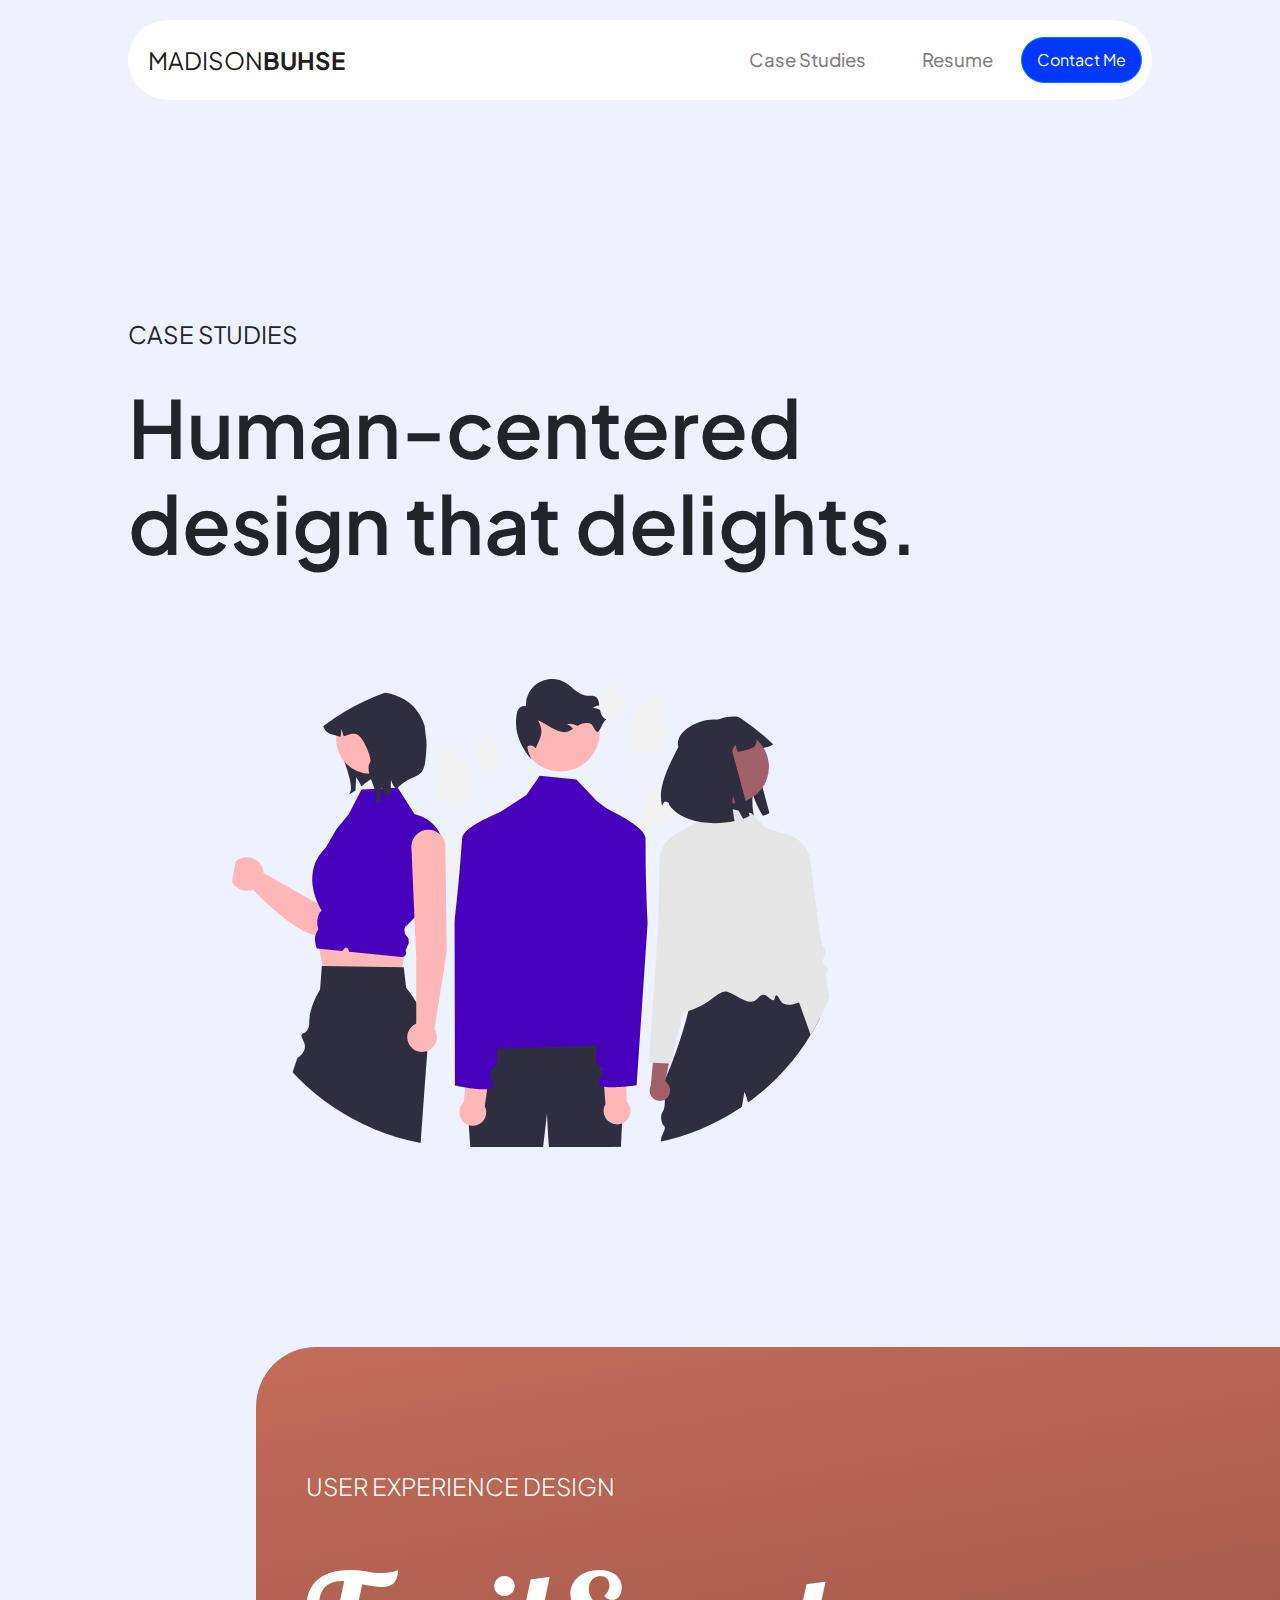
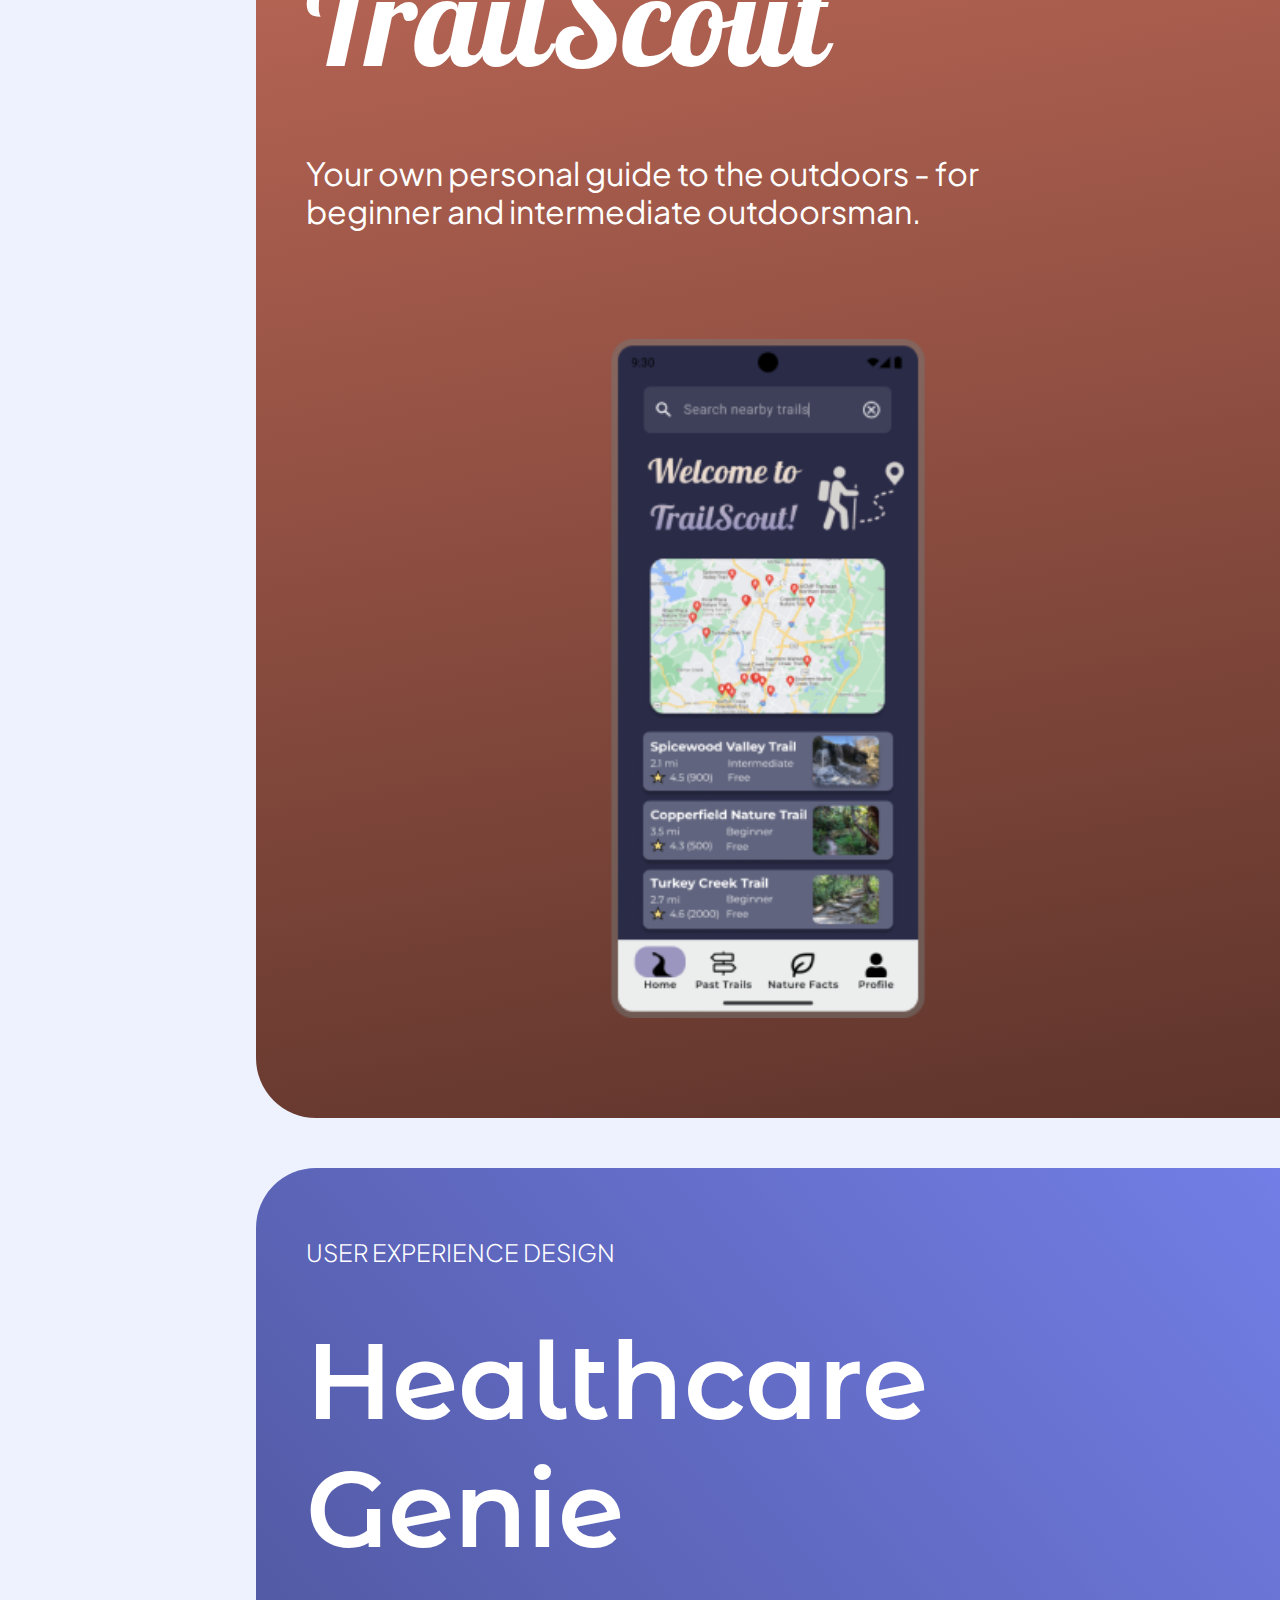
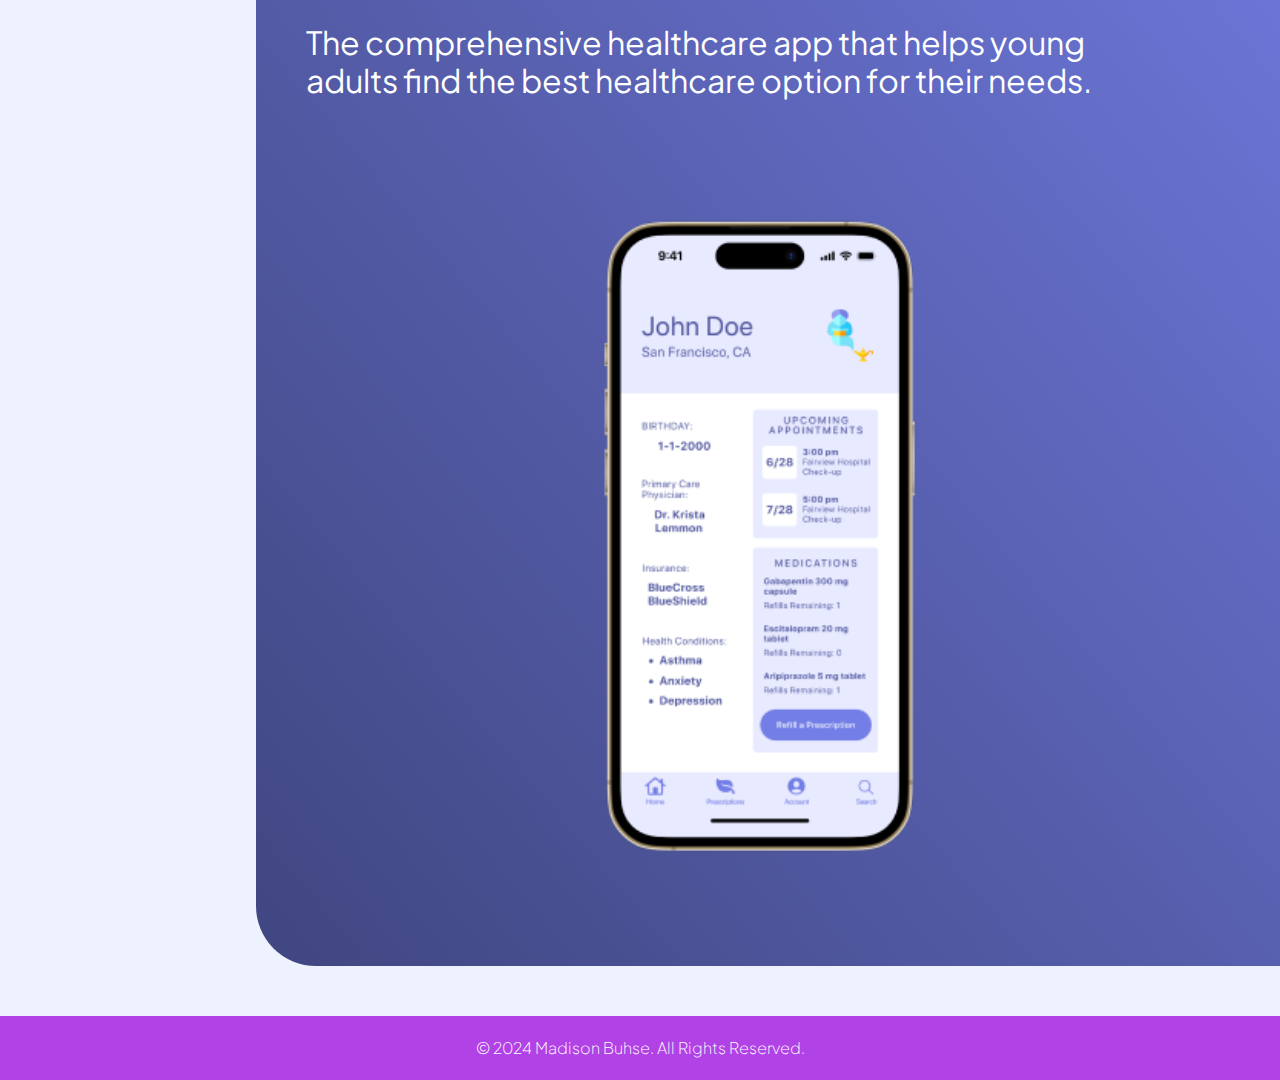
<file: casestudies.html>
<!DOCTYPE html>
<html>
    <head>
        <title>Madison's Portfolio</title>
        <link rel="stylesheet" href="https://cdn.jsdelivr.net/npm/bootstrap@4.0.0/dist/css/bootstrap.min.css" integrity="sha384-Gn5384xqQ1aoWXA+058RXPxPg6fy4IWvTNh0E263XmFcJlSAwiGgFAW/dAiS6JXm" crossorigin="anonymous">
        <link rel="preconnect" href="https://fonts.googleapis.com">
        <link rel="preconnect" href="https://fonts.gstatic.com" crossorigin>
        <link href="https://fonts.googleapis.com/css2?family=Plus+Jakarta+Sans:ital,wght@0,200..800;1,200..800&display=swap" rel="stylesheet">
        <link rel="preconnect" href="https://fonts.googleapis.com">
        <link rel="preconnect" href="https://fonts.gstatic.com" crossorigin>
        <link href="https://fonts.googleapis.com/css2?family=Agbalumo&display=swap" rel="stylesheet">
        <link rel="preconnect" href="https://fonts.googleapis.com">
        <link rel="preconnect" href="https://fonts.gstatic.com" crossorigin>
        <link href="https://fonts.googleapis.com/css2?family=Pattaya&display=swap" rel="stylesheet">
        <link rel="preconnect" href="https://fonts.googleapis.com">
        <link rel="preconnect" href="https://fonts.gstatic.com" crossorigin>
        <link href="https://fonts.googleapis.com/css2?family=Montserrat+Alternates:ital,wght@0,100;0,200;0,300;0,400;0,500;0,600;0,700;0,800;0,900;1,100;1,200;1,300;1,400;1,500;1,600;1,700;1,800;1,900&display=swap" rel="stylesheet">
        <link rel="stylesheet" href="casestudies.css" type="text/css">
    </head>
    <body>
      <nav class="navbar navbarcustom navbar-expand-xl navbar-light bg-custom">
        <a class="navbar-brand" href="index.html">MADISON<b>BUHSE</b></a>
        <button class="navbar-toggler" type="button" data-toggle="collapse" data-target="#navbarNav" aria-controls="navbarNav" aria-expanded="false" aria-label="Toggle navigation">
          <span class="navbar-toggler-icon"></span>
        </button>
        <div class="collapse navbar-collapse right" id="navbarNav">
          <ul class="navbar-nav">
            <li class="nav-item">
              <a class="nav-link" href="casestudies.html">Case Studies</a>
            </li>
            <li class="nav-item">
              <a class="nav-link" onClick="window.open('./images/Resume.pdf')">Resume</a>
            </li>
            <li class="nav-item">
                <a href="#contactinfosection"><button type="button" class="btn btn-primary btn-custom">Contact Me</button></a>
            </li>
          </ul>
        </div>
      </nav>
      <div id="hero">
        <div class="hero">
            <h2 class="herosub">CASE STUDIES</h2>
            <h1 class="herotitle">Human-centered design that delights.</h1>
        </div>
        <img class="heroimg" src="./images/undraw_people_re_8spw.svg">
      </div>
      <div id="card" class="hidden">
        <div class="row">
            <div class="group"> 
                <h3>USER EXPERIENCE DESIGN</h3>
                <h1 class="journey">Journey</h1>
                <h2>An AI assistant for your journaling journey.</h2>
            </div>
            <img class="main" src="./images/journeymobile 1.png">
        </div>
      </div>
      <div id="card">
        <a href="trailscout.html">
        <div class="rowtrailscout">
            <div class="grouplg"> 
                <h3 class="trail">USER EXPERIENCE DESIGN</h3>
                <h1 class="trailscout">TrailScout</h1>
                <h2>Your own personal guide to the outdoors - for beginner and intermediate outdoorsman.</h2>
            </div>
            <img class="main" src="./images/TrailScoutHome.png">
        </div>
        </a>
      </div>
      <div id="card">
        <a href="genie.html">
        <div class="rowgenie">
            <div class="groupgenie"> 
                <h3>USER EXPERIENCE DESIGN</h3>
                <h1 class="genie">Healthcare Genie</h1>
                <h2>The comprehensive healthcare app that helps young adults find the best healthcare option for their needs.</h2>
            </div>
            <img class="main" src="./images/HealthcareGenieHome.png">
        </div>
        </a>
      </div>
      <div id="footer">
        <p class="rights">© 2024 Madison Buhse. All Rights Reserved.</p>
      </div>
    <script src="https://code.jquery.com/jquery-3.2.1.slim.min.js" integrity="sha384-KJ3o2DKtIkvYIK3UENzmM7KCkRr/rE9/Qpg6aAZGJwFDMVNA/GpGFF93hXpG5KkN" crossorigin="anonymous"></script>
    <script src="https://cdn.jsdelivr.net/npm/popper.js@1.12.9/dist/umd/popper.min.js" integrity="sha384-ApNbgh9B+Y1QKtv3Rn7W3mgPxhU9K/ScQsAP7hUibX39j7fakFPskvXusvfa0b4Q" crossorigin="anonymous"></script>
    <script src="https://cdn.jsdelivr.net/npm/bootstrap@4.0.0/dist/js/bootstrap.min.js" integrity="sha384-JZR6Spejh4U02d8jOt6vLEHfe/JQGiRRSQQxSfFWpi1MquVdAyjUar5+76PVCmYl" crossorigin="anonymous"></script>
</body>
</html>
</file>
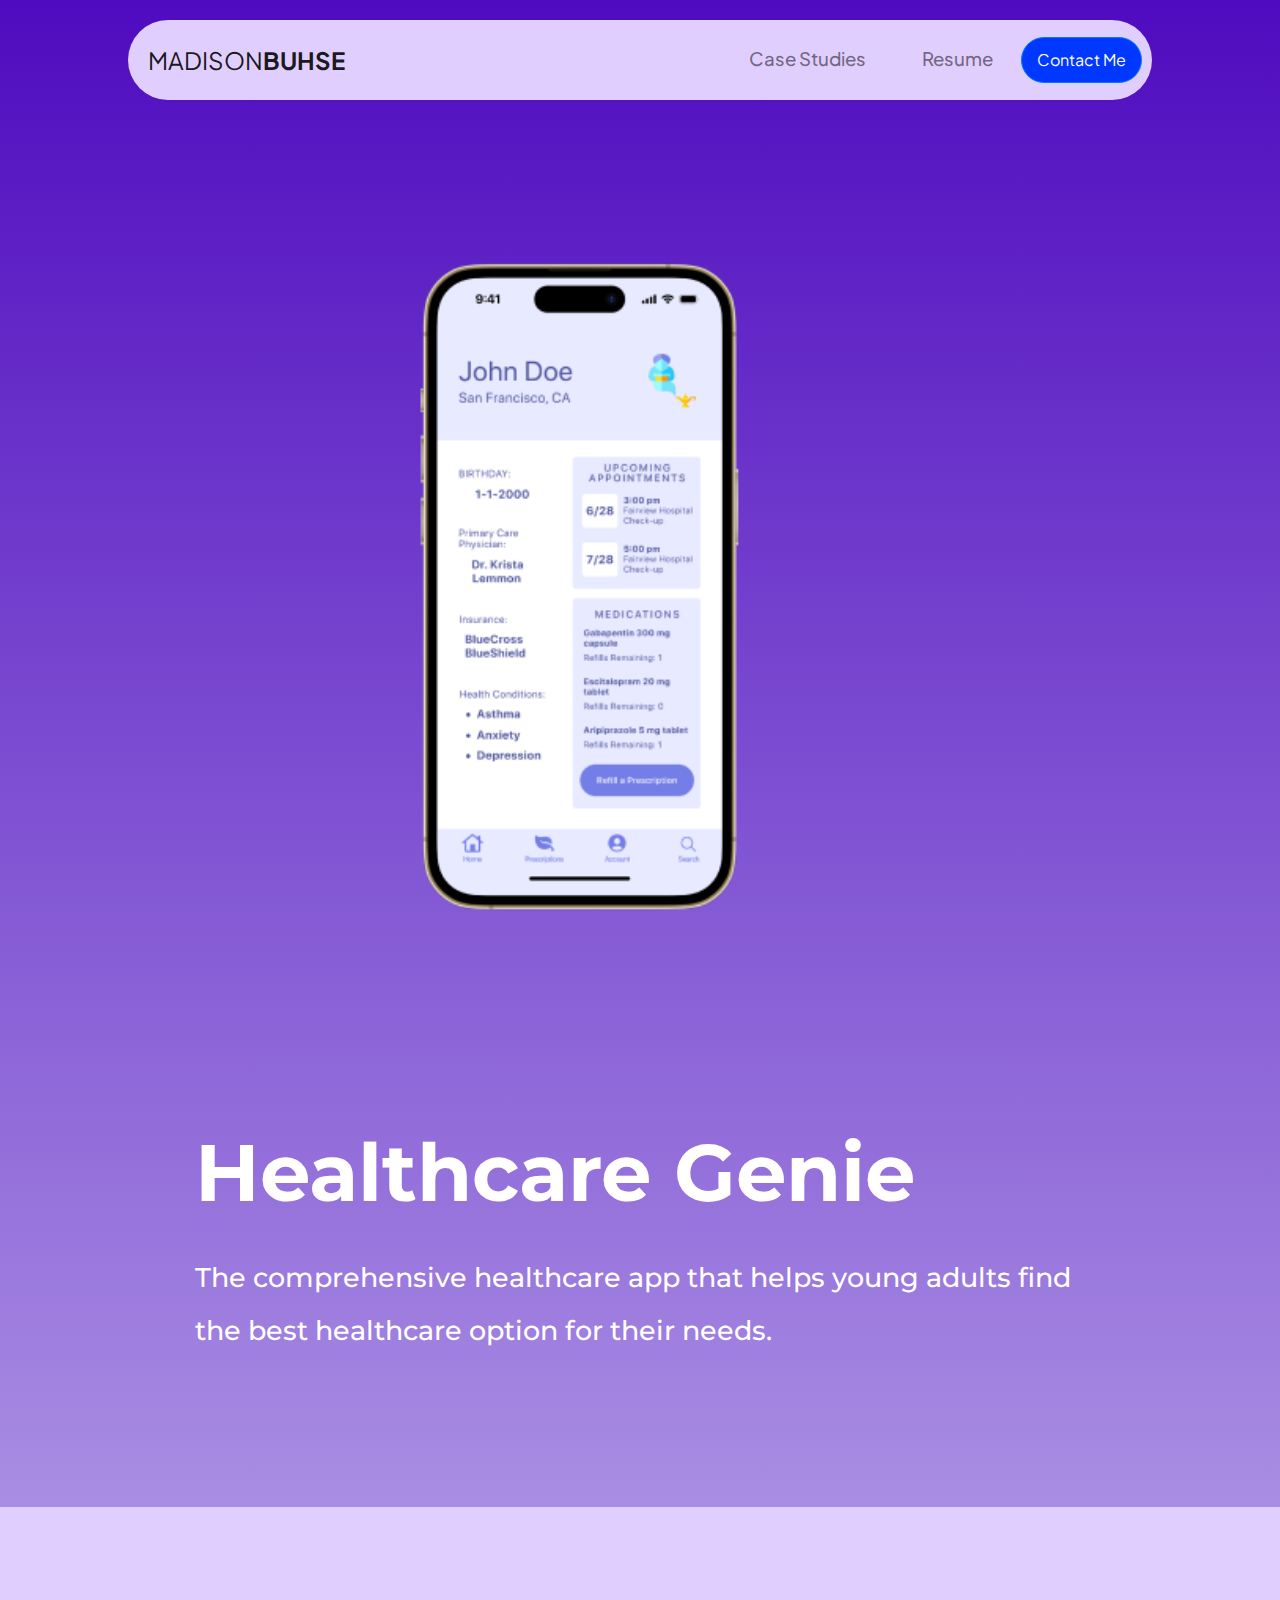
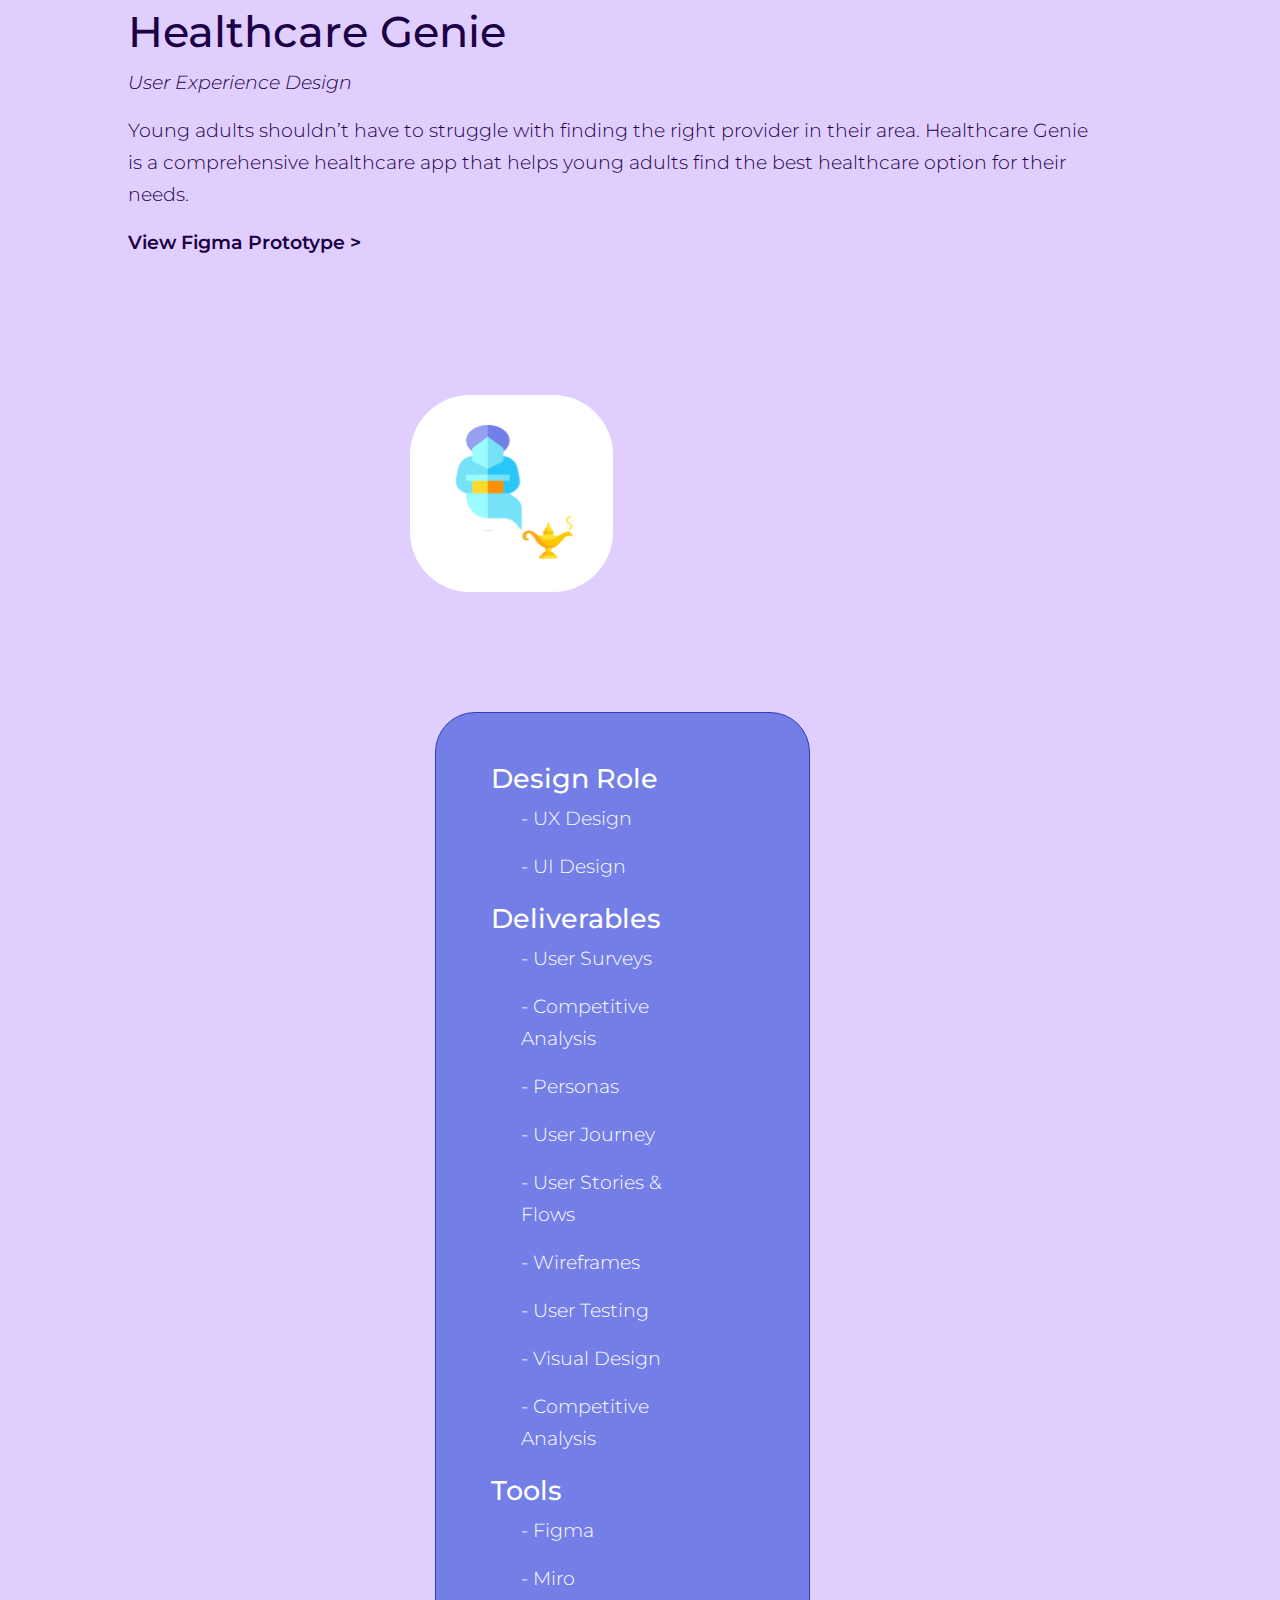
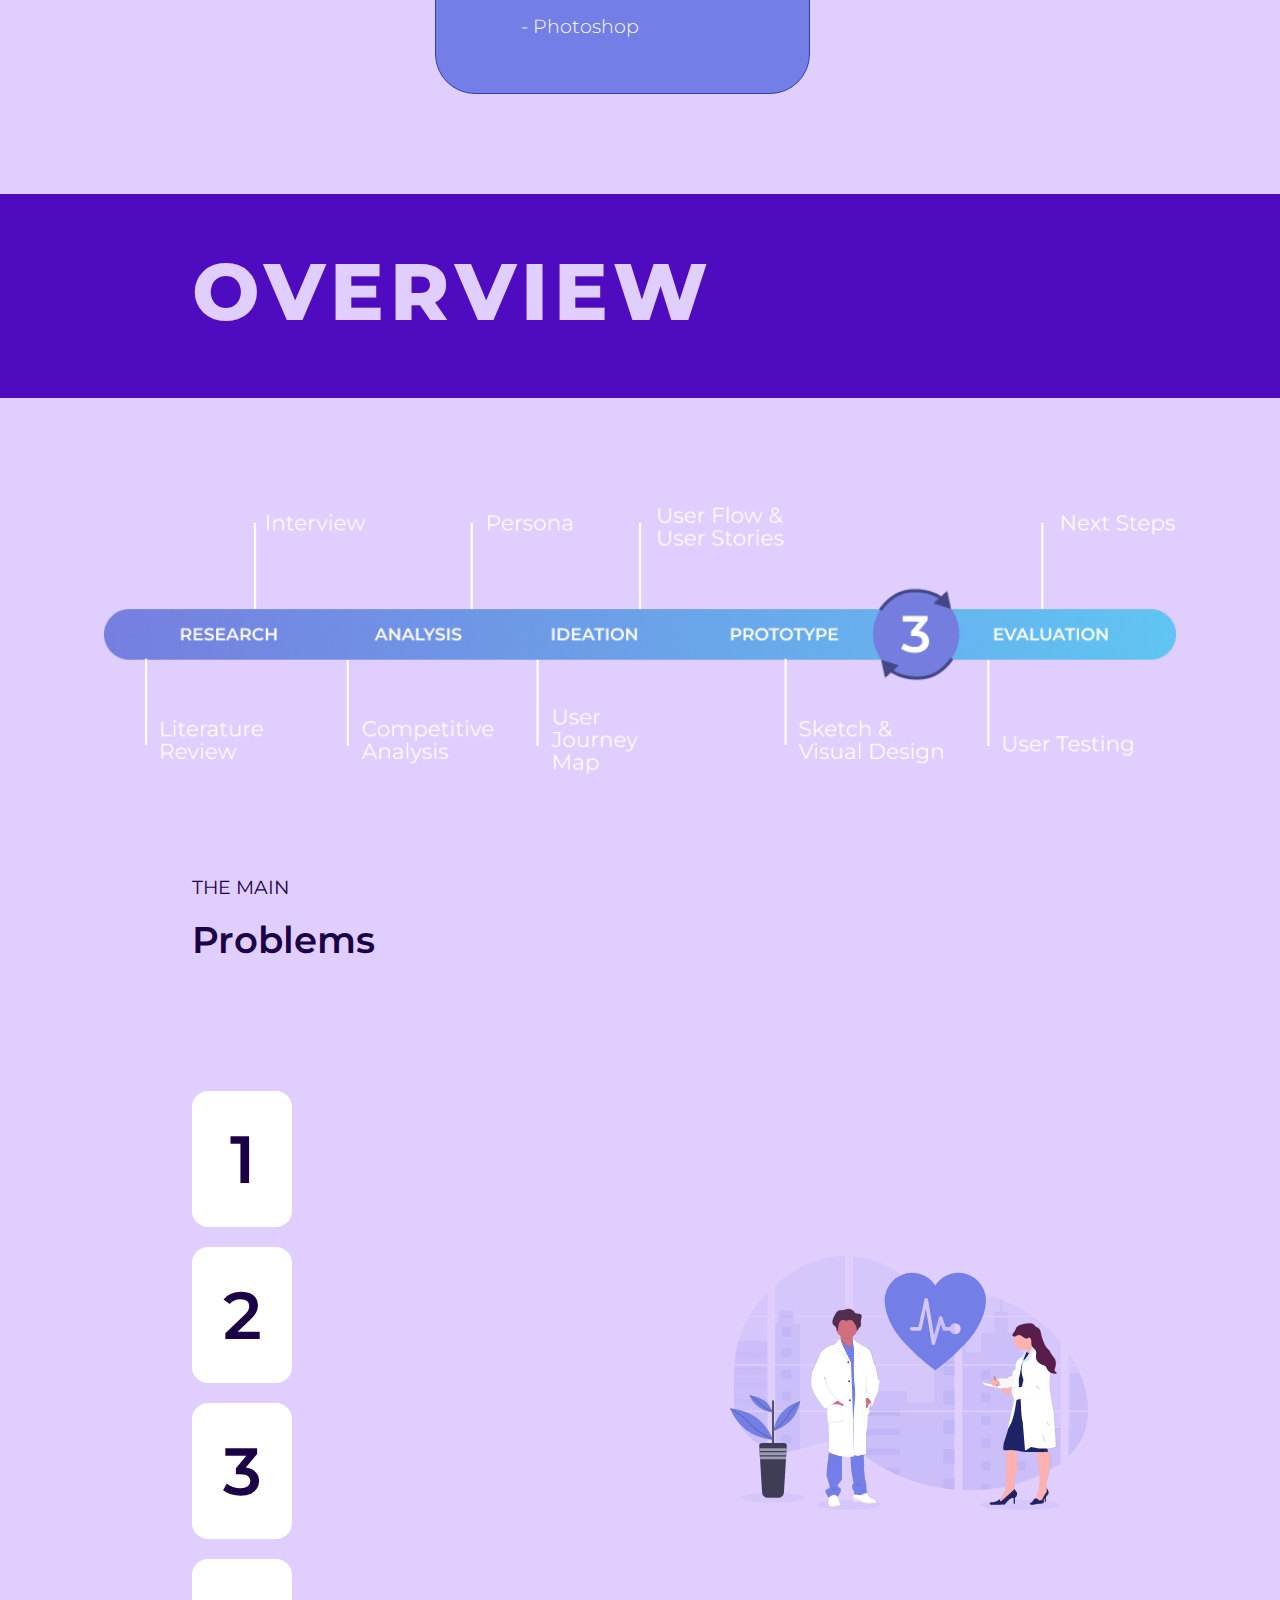
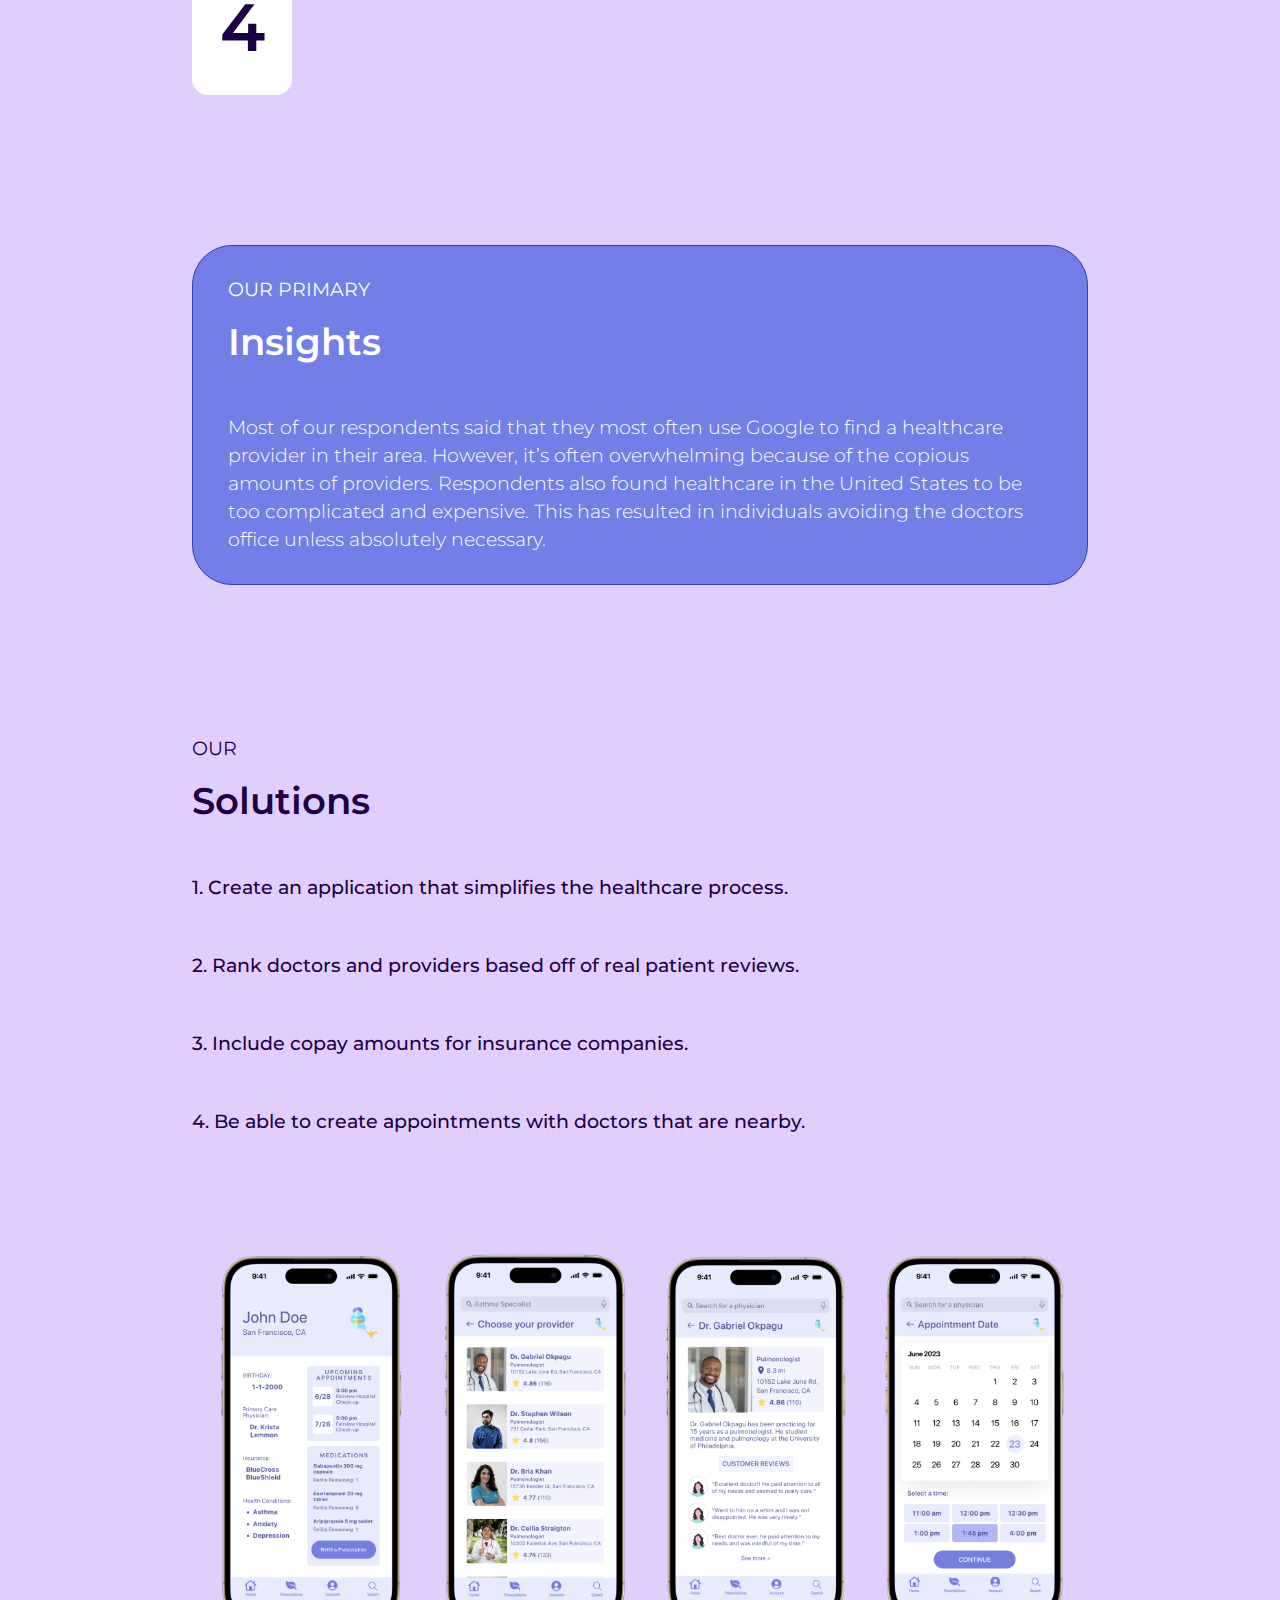
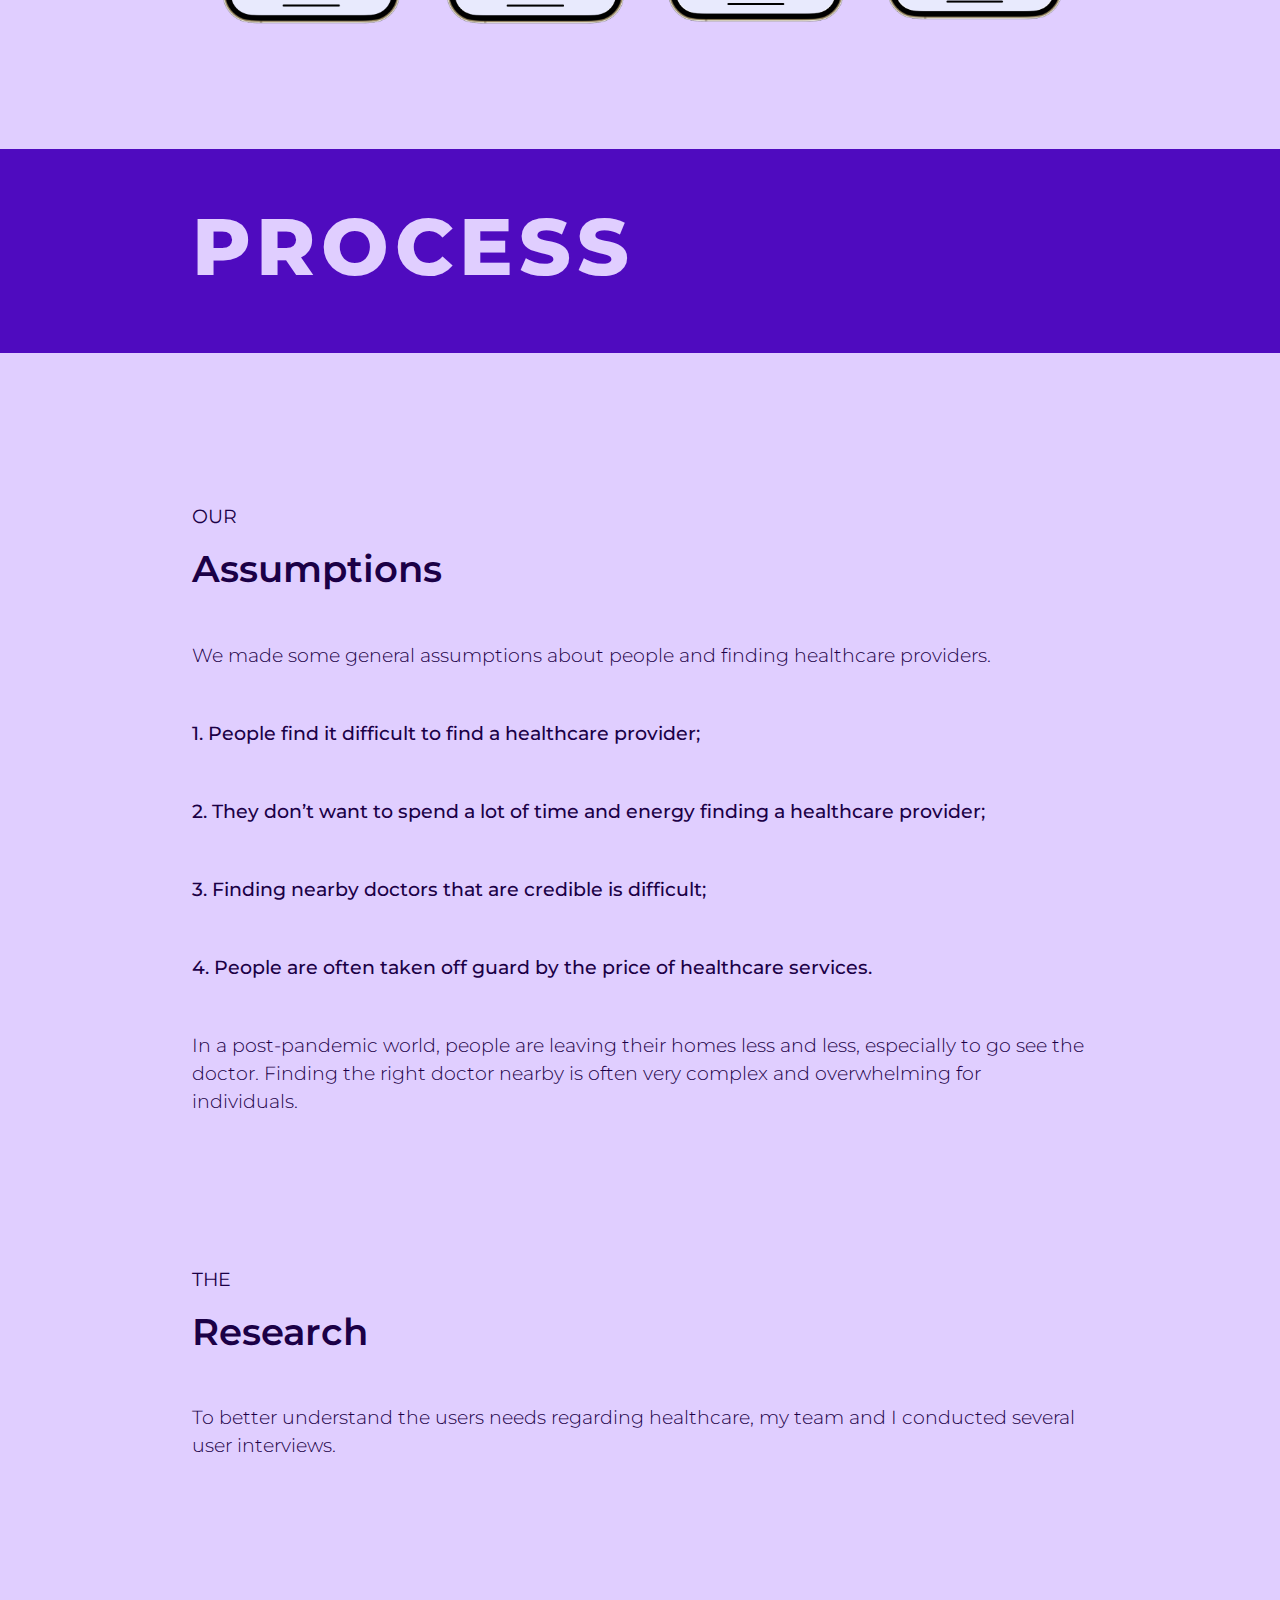
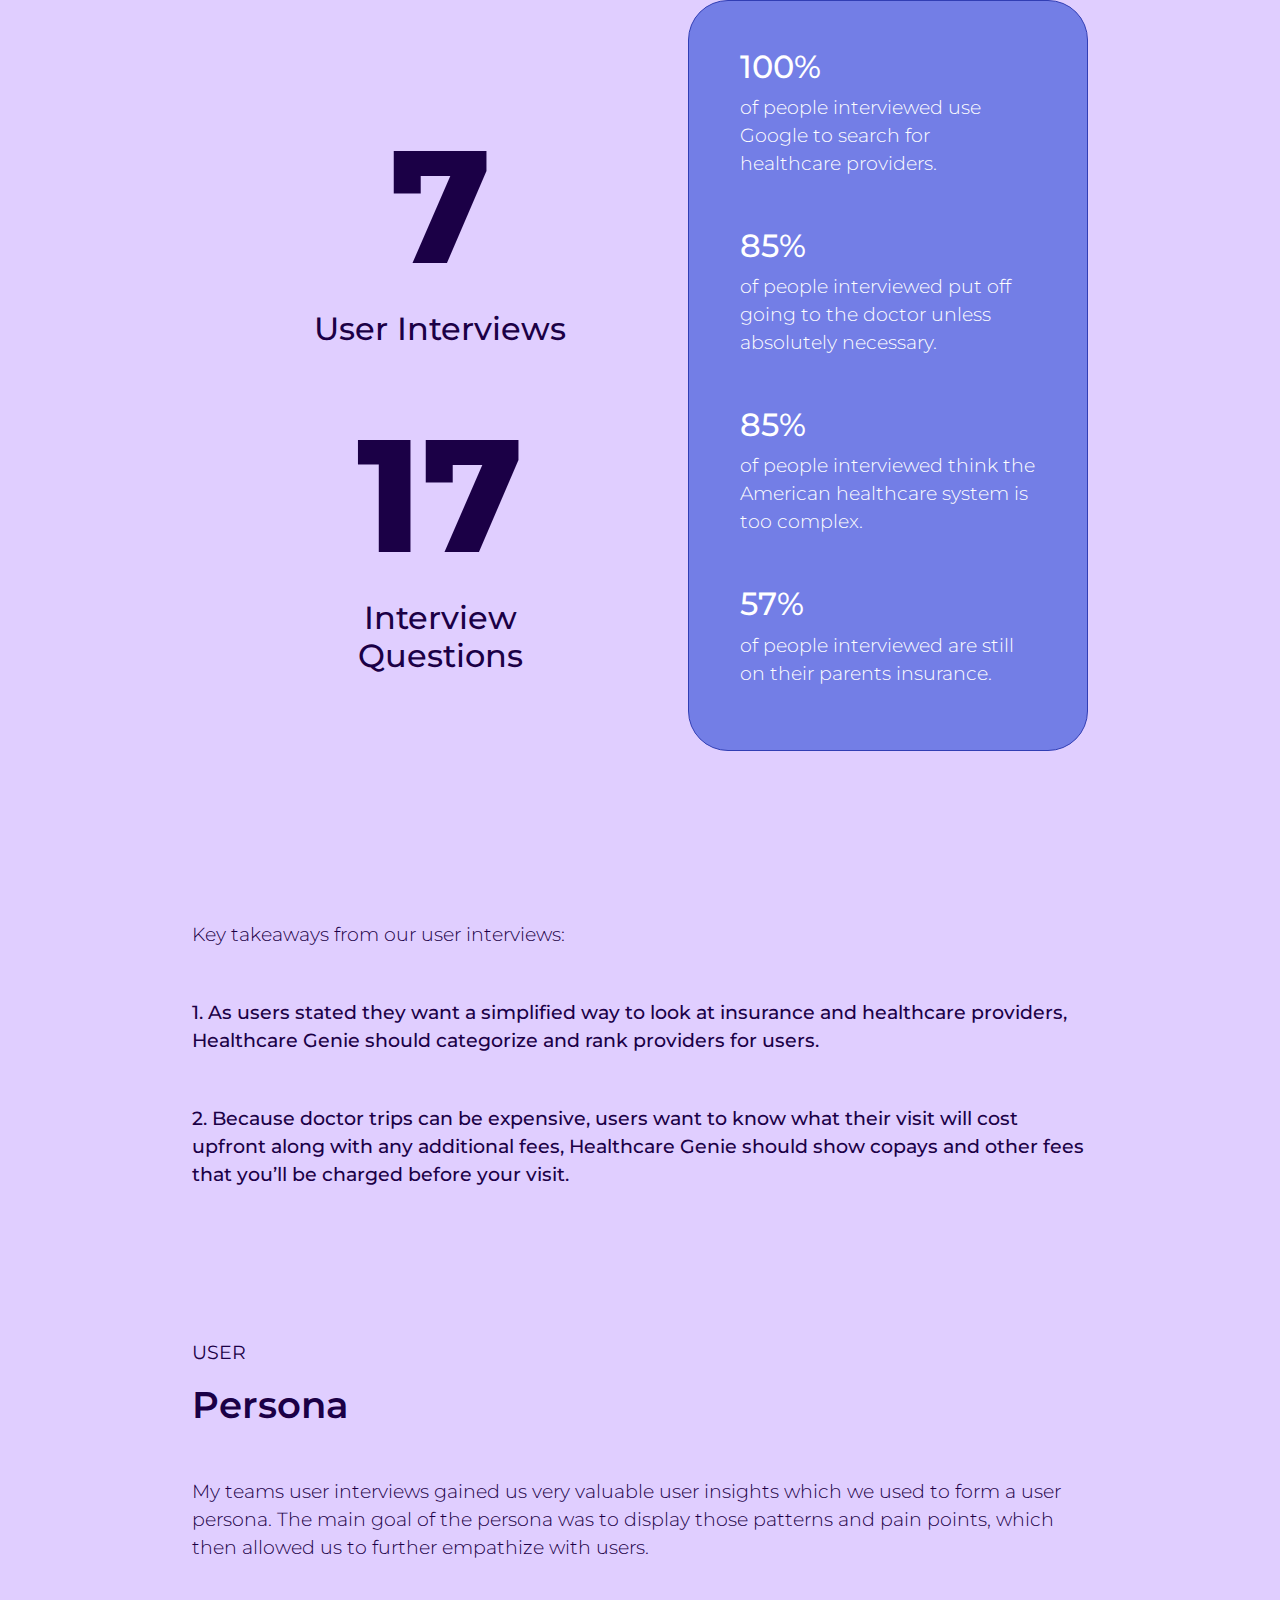
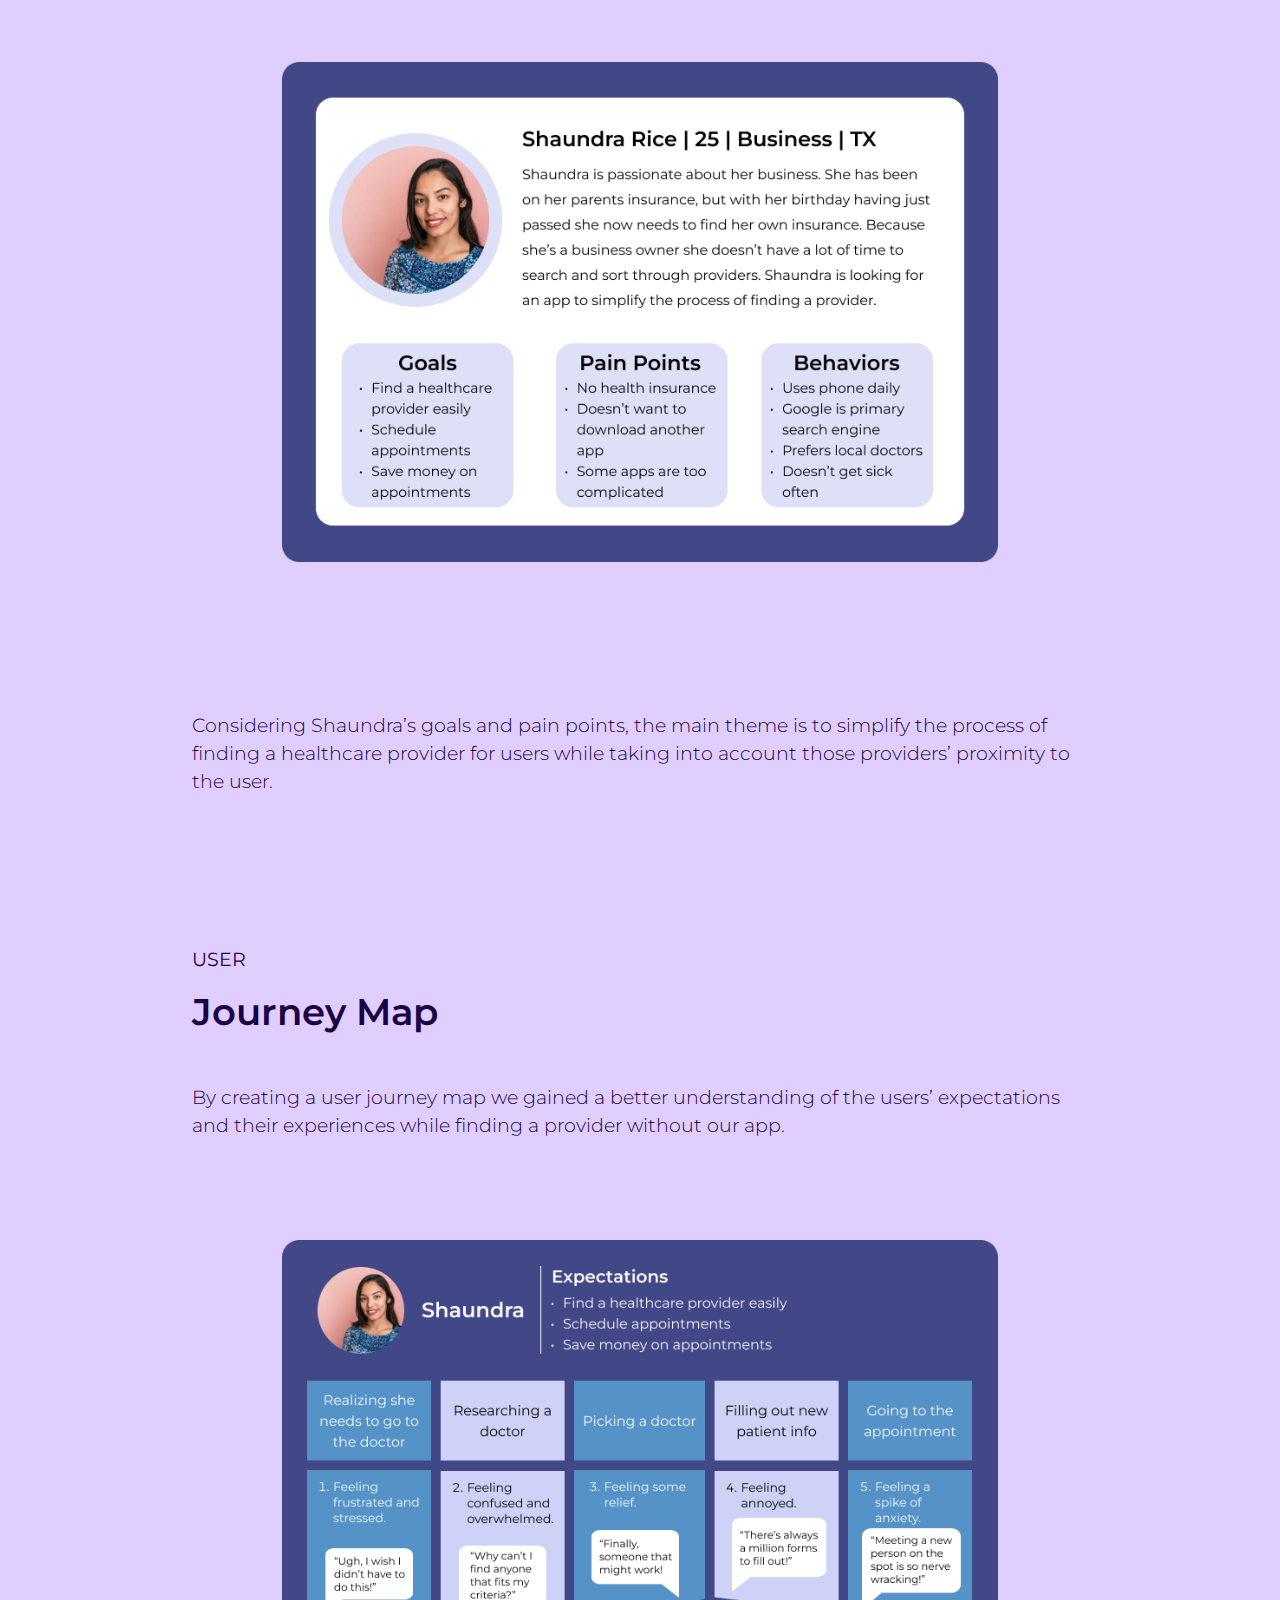
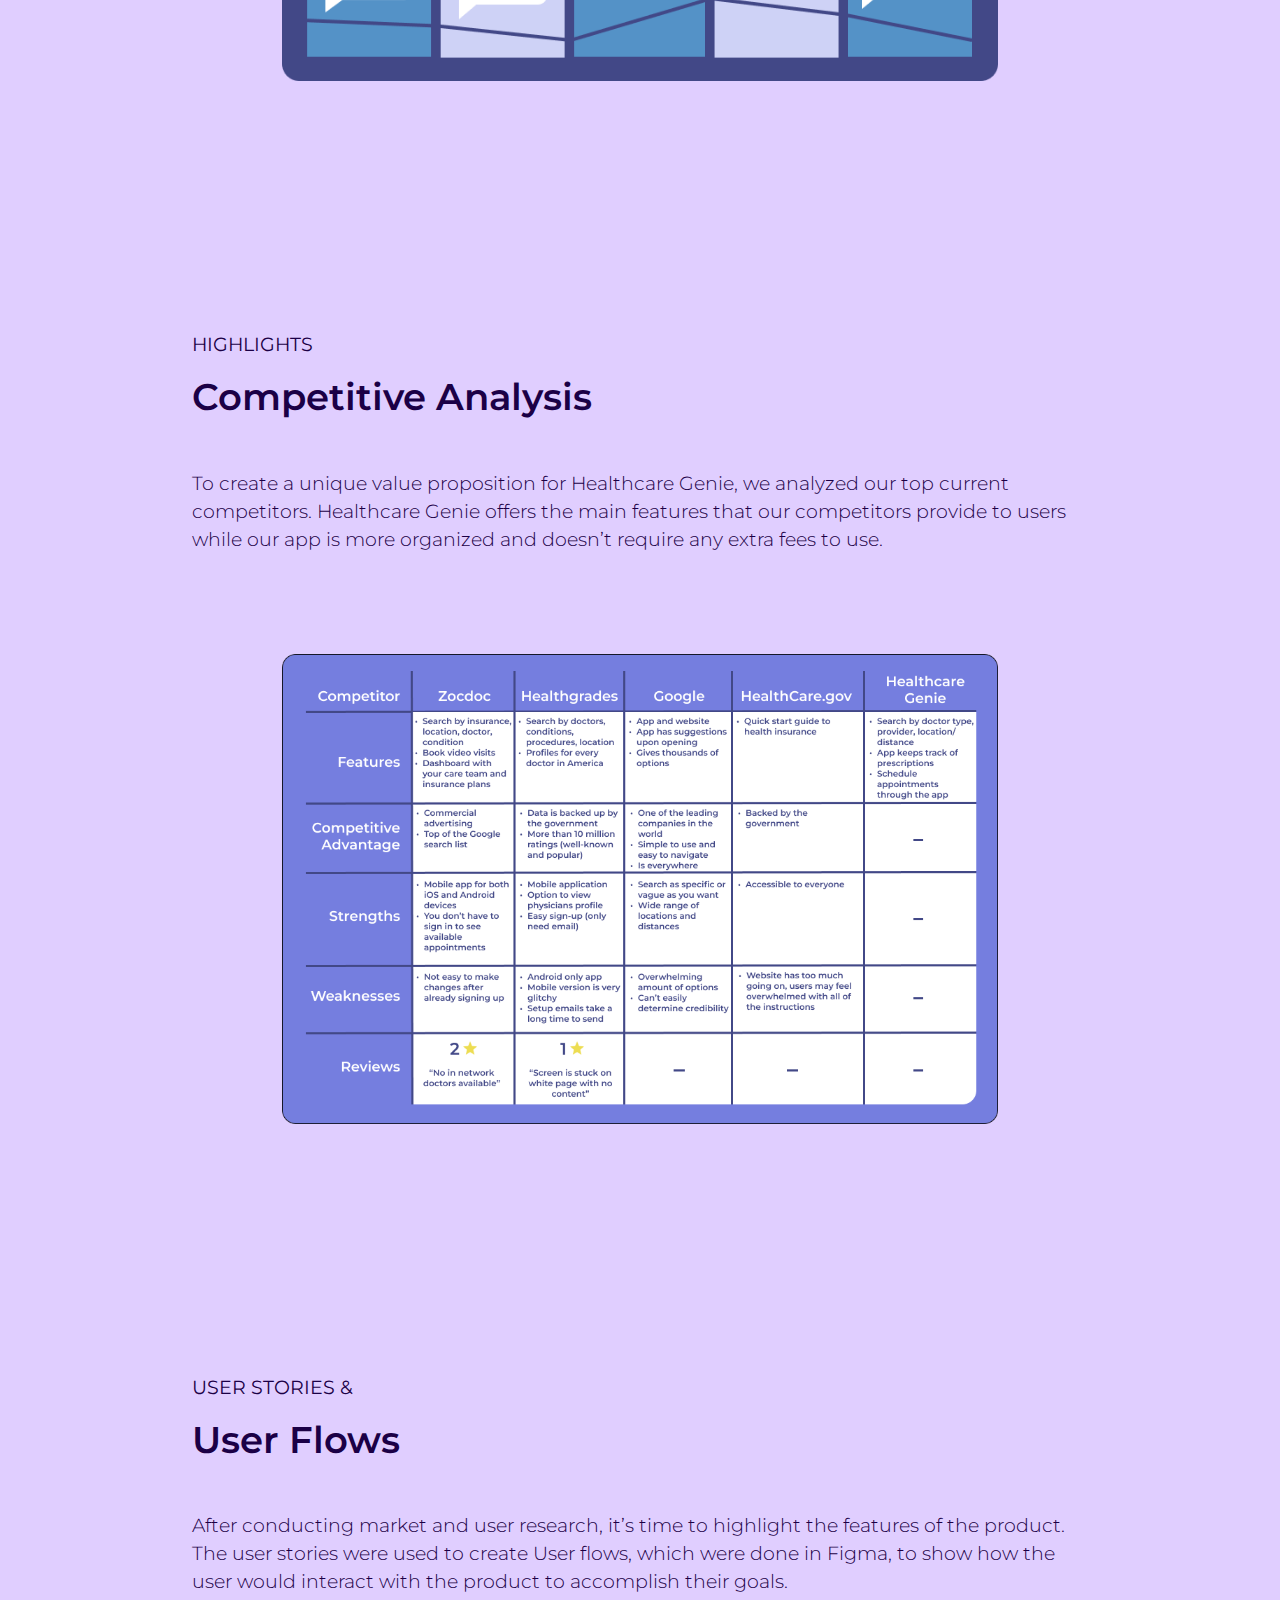
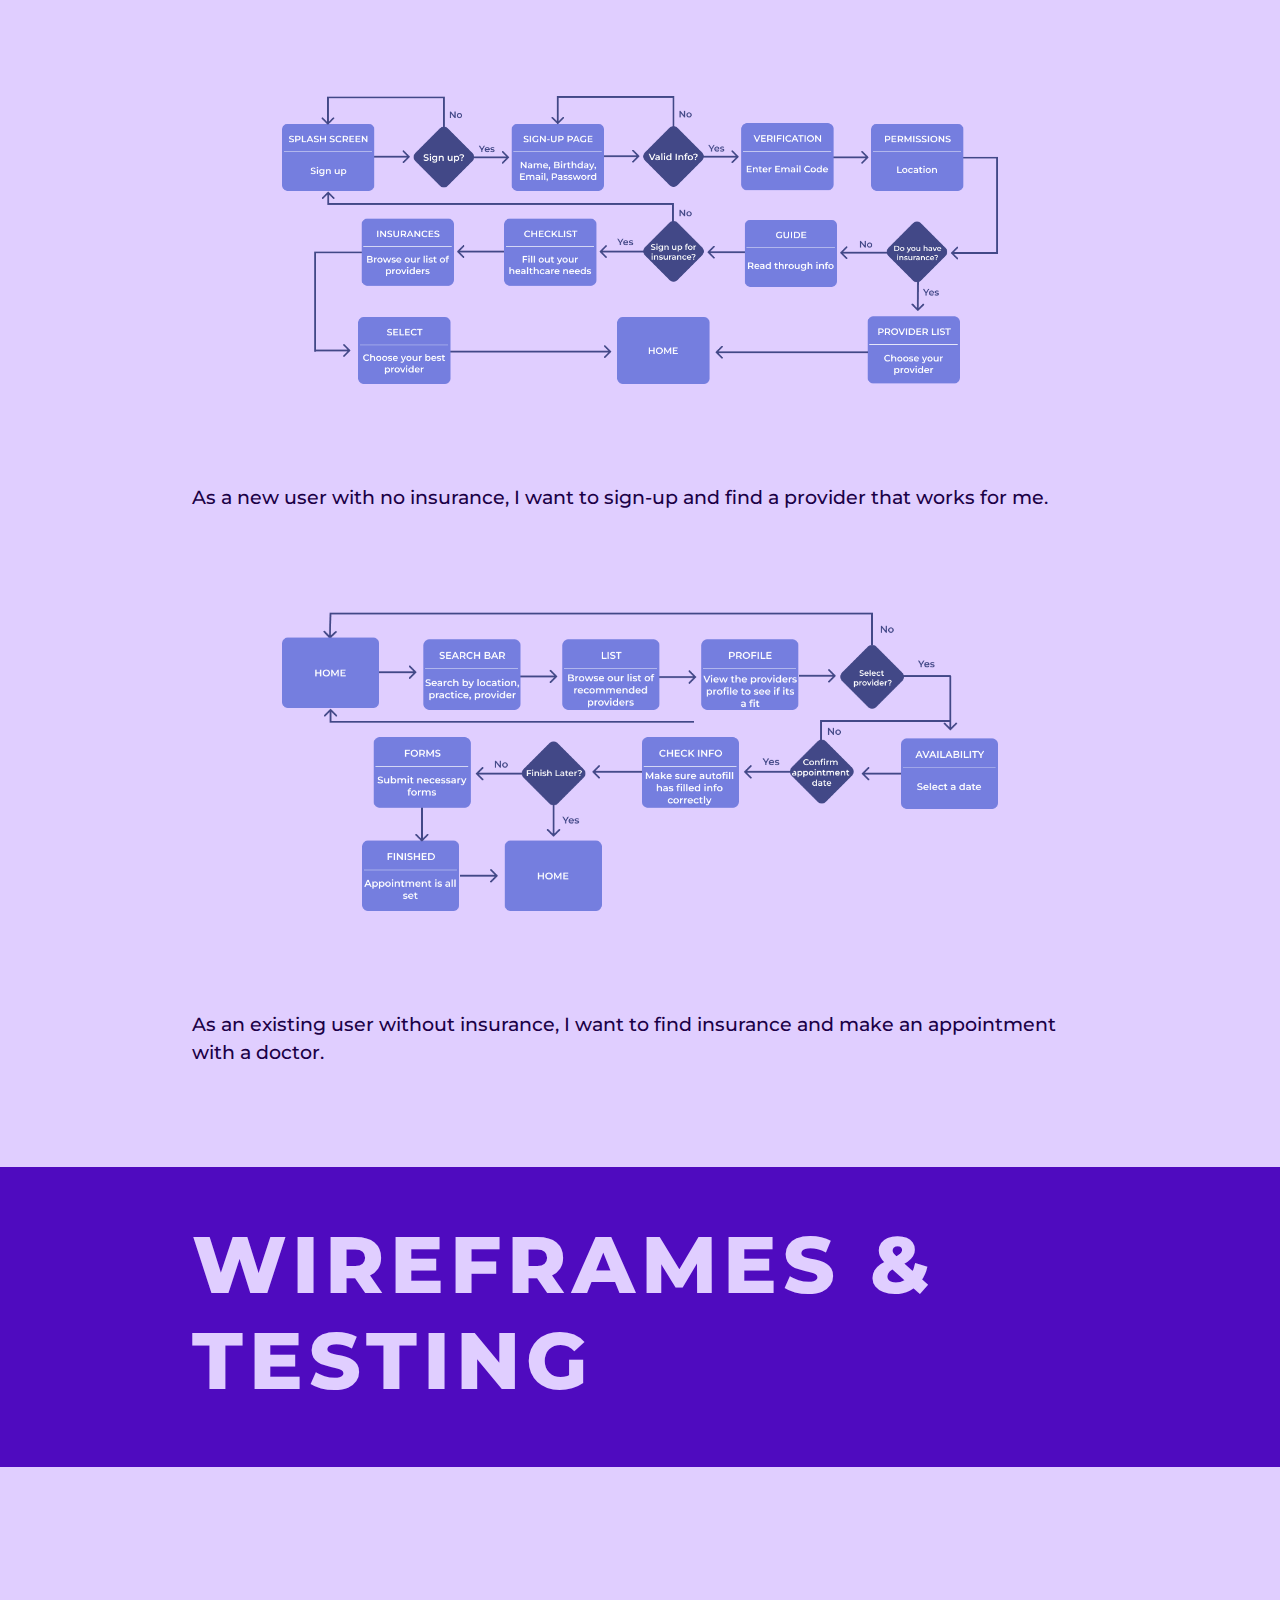
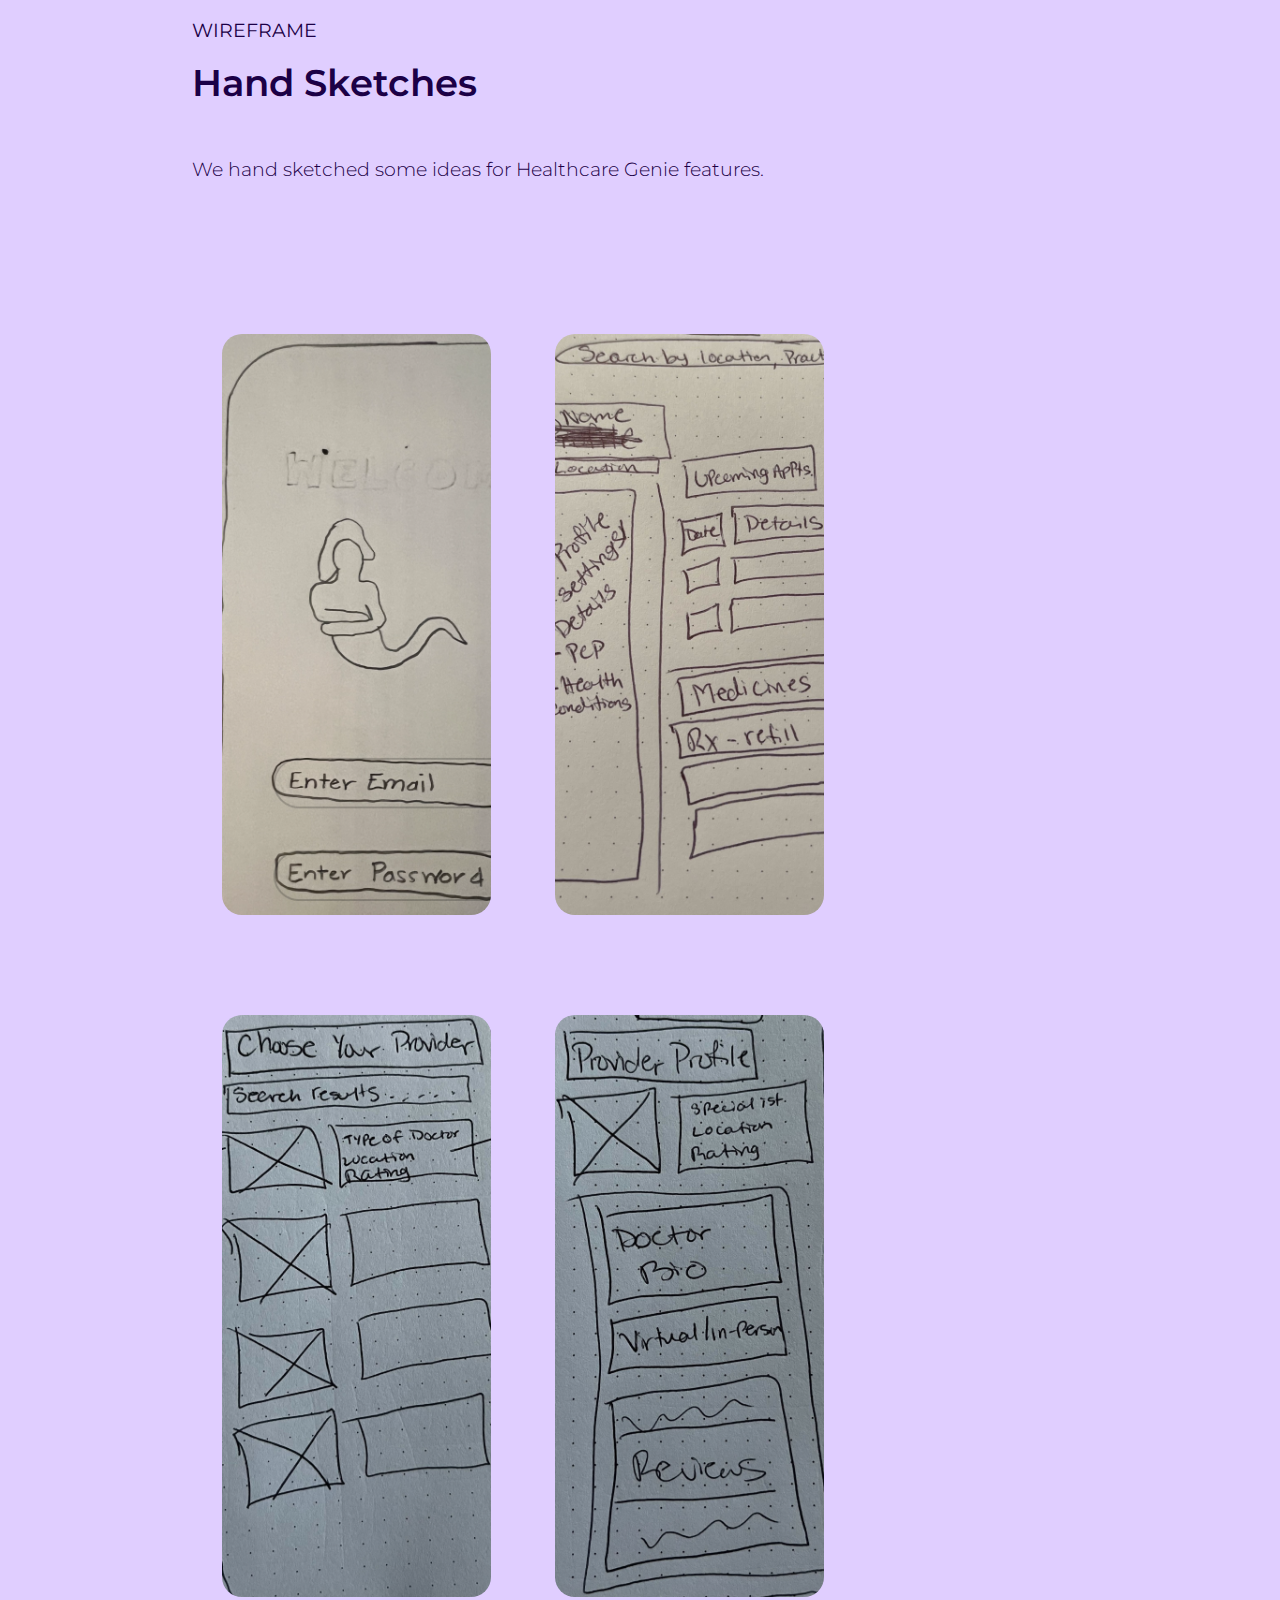
<file: genie.html>
<!DOCTYPE html>
<html>
    <head>
        <title>Madison's Portfolio</title>
        <link rel="stylesheet" href="https://cdn.jsdelivr.net/npm/bootstrap@4.0.0/dist/css/bootstrap.min.css" integrity="sha384-Gn5384xqQ1aoWXA+058RXPxPg6fy4IWvTNh0E263XmFcJlSAwiGgFAW/dAiS6JXm" crossorigin="anonymous">
        <link rel="preconnect" href="https://fonts.googleapis.com">
        <link rel="preconnect" href="https://fonts.gstatic.com" crossorigin>
        <link href="https://fonts.googleapis.com/css2?family=Plus+Jakarta+Sans:ital,wght@0,200..800;1,200..800&display=swap" rel="stylesheet">
        <link rel="preconnect" href="https://fonts.googleapis.com">
        <link rel="preconnect" href="https://fonts.gstatic.com" crossorigin>
        <link href="https://fonts.googleapis.com/css2?family=Montserrat:ital,wght@0,100..900;1,100..900&display=swap" rel="stylesheet">
        <link rel="stylesheet" href="genie.css" type="text/css">
    </head>
    <body>
        <nav class="navbar navbarcustom navbar-expand-xl navbar-light bg-custom">
            <a class="navbar-brand" href="index.html">MADISON<b>BUHSE</b></a>
            <button class="navbar-toggler" type="button" data-toggle="collapse" data-target="#navbarNav" aria-controls="navbarNav" aria-expanded="false" aria-label="Toggle navigation">
              <span class="navbar-toggler-icon"></span>
            </button>
            <div class="collapse navbar-collapse right" id="navbarNav">
              <ul class="navbar-nav">
                <li class="nav-item">
                  <a class="nav-link" href="casestudies.html">Case Studies</a>
                </li>
                <li class="nav-item">
                  <a class="nav-link" onClick="window.open('./images/Resume.pdf')">Resume</a>
                </li>
                <li class="nav-item">
                    <a href="#contactinfosection"><button type="button" class="btn btn-primary btn-custom">Contact Me</button></a>
                </li>
              </ul>
            </div>
          </nav>
          <div id="herosection">
            <div class="row">
                <div class="headshot">
                    <img class="one" src="./images/HealthcareGenieHome.png">
                </div>
                <div class="column">
                    <h1>Healthcare Genie</h1>
                    <h2>The comprehensive healthcare app that helps young adults find the best healthcare option for their needs.</h2>
                </div>
            </div>
          <div id="intro">
            <div>
            <div class="intro">
            <h1>Healthcare Genie</h1>
            <p><em>User Experience Design</em></p>
            <p class="chunk">Young adults shouldn’t have to struggle with finding the right provider in their area. Healthcare Genie is a comprehensive healthcare app that helps young adults find the best healthcare option for their needs.</p>
            <a href="https://www.figma.com/proto/PjHrxv8udjHoMPPdSlBS2J/Prototyping?page-id=0%3A1&type=design&node-id=216-4201&viewport=154%2C673%2C0.04&t=C7SDRXKoPUiRv5rE-1&scaling=scale-down&starting-point-node-id=216%3A4201&show-proto-sidebar=1&mode=design" class="bold"><p class="bold">View Figma Prototype ></p></a>
            </div>
            <div>
            <img class="genie" src="./images/genielogo.svg">
            </div>
            </div>
            <div id="roles">
                <div class="rolecard">
                    <h3>Design Role</h3>
                    <div class="rolebox">
                        <p>- UX Design</p>
                        <p>- UI Design</p>
                    </div>
                </div>
                <div class="rolecard">
                    <h3>Deliverables</h3>
                    <div class="rolebox">
                        <p>- User Surveys</p>
                        <p>- Competitive Analysis</p>
                        <p>- Personas</p>
                        <p>- User Journey</p>
                        <p>- User Stories & Flows</p>
                        <p>- Wireframes</p>
                        <p>- User Testing</p>
                        <p>- Visual Design</p>
                        <p>- Competitive Analysis</p>
                    </div>
                </div>
                <div class="rolecard">
                    <h3>Tools</h3>
                    <div class="rolebox">
                        <p>- Figma</p>
                        <p>- Miro</p>
                        <p>- Photoshop</p>
                    </div>
                </div>
            </div>
            </div>
            <div class="separator">
                <h1>OVERVIEW</h1>
            </div>
            <div class="timeline">
                <img class="time" src="./images/genietimeline.png">
            </div>
            <div id="problem">
                <p class="head">THE MAIN</p>
                <h1>Problems</h1>
                <div class="spread">
                <div class="problems">
                    <div class="item">
                    <button type="button" class="collapsible">1</button>
                    <div class="content">
                        <p>Young adults that are freshly off of their parents health insurance are often frustrated and discouraged when looking for new providers.</p> 
                    </div>
                    </div>
                    <div class="item">
                    <button type="button" class="collapsible">2</button>
                    <div class="content">
                        <p>Insurance is complicated.</p> 
                    </div>
                    </div>
                    <div class="item">
                    <button type="button" class="collapsible">3</button>
                    <div class="content">
                        <p>Finding a doctor in the area can be confusing.</p> 
                    </div>
                    </div>
                    <div class="item">
                    <button type="button" class="collapsible">4</button>
                    <div class="content">
                        <p>Going to the doctor can be expensive.</p> 
                    </div>
                </div>
                </div>
                <img class="medicine" src="./assets/undraw_medicine_b-1-ol.svg">
                </div>
            </div>
            <div id="insights">
                <div class="insight">
                <p class="head">OUR PRIMARY</p>
                <h1>Insights</h1>
                <p class="under">Most of our respondents said that they most often use Google to find a healthcare provider in their area. However, it’s often overwhelming because of the copious amounts of providers. Respondents also found healthcare in the United States to be too complicated and expensive. This has resulted in individuals avoiding the doctors office unless absolutely necessary.</p>
                </div>
            </div>
            <div id="solutions">
                <div>
                <p class="head">OUR</p>
                <h1>Solutions</h1>
                <p class="under2">1. Create an application that simplifies the healthcare process.</p>
                <p class="under2">2. Rank doctors and providers based off of real patient reviews.</p>
                <p class="under2">3. Include copay amounts for insurance companies.</p>
                <p class="under2">4. Be able to create appointments with doctors that are nearby.</p>
                </div>
                <img class="screens" src="./images/screens.png">
            </div>
            <div class="separator">
                <h1>PROCESS</h1>
            </div>
            <div id="assumptions">
                <p class="head">OUR</p>
                <h1>Assumptions</h1>
                <p class="under">We made some general assumptions about people and finding healthcare providers.</p>
                <p class="under2">1. People find it difficult to find a healthcare provider;</p>
                <p class="under2">2. They don’t want to spend a lot of time and energy finding a healthcare provider;</p>
                <p class="under2">3. Finding nearby doctors that are credible is difficult;</p>
                <p class="under2">4. People are often taken off guard by the price of healthcare services.</p>
                <p class="under">In a post-pandemic world, people are leaving their homes less and less, especially to go see the doctor. Finding the right doctor nearby is often very complex and overwhelming for individuals.</p>
            </div>
            <div id="research">
                <p class="head">THE</p>
                <h1>Research</h1>
                <p class="under">To better understand the users needs regarding healthcare, my team and I conducted several user interviews.</p>
                <div class="research">
                    <div class="interviews interviewsone">
                        <div class="interview">
                        <h1 class="data">7</h1>
                        <h2>User Interviews</h2>
                        </div>
                        <div class="interview">
                        <h1 class="data">17</h1>
                        <h2>Interview Questions</h2>
                        </div>
                    </div>
                    <div class="userresearch">
                        <div class="fact">
                            <h2>100%</h2>
                            <p>of people interviewed use Google to search for healthcare providers.</p>
                        </div>
                        <div class="fact">
                            <h2>85%</h2>
                            <p>of people interviewed put off going to the doctor unless absolutely necessary.</p>
                        </div>
                        <div class="fact">
                            <h2>85%</h2>
                            <p>of people interviewed think the American healthcare system is too complex.</p>
                        </div>
                        <div class="fact">
                            <h2>57%</h2>
                            <p>of people interviewed are still on their parents insurance.</p>
                        </div>
                    </div>
                </div>
                <p class="under">Key takeaways from our user interviews:</p>
                <p class="under2">1. As users stated they want a simplified way to look at insurance and healthcare providers, Healthcare Genie should categorize and rank providers for users.</p>
                <p class="under2">2. Because doctor trips can be expensive, users want to know what their visit will cost upfront along with any additional fees, Healthcare Genie should show copays and other fees that you’ll be charged before your visit.</p>
            </div>
            <div id="persona">
                <p class="head">USER</p>
                <h1>Persona</h1>
                <p class="under">My teams user interviews gained us very valuable user insights which we used to form a user persona. The main goal of the persona was to display those patterns and pain points, which then allowed us to further empathize with users.</p>
                <img class="graphic" src="./images/geniepersona.png">
                <p class="under">Considering Shaundra’s goals and pain points, the main theme is to simplify the process of finding a healthcare provider for users while taking into account those providers’ proximity to the user.</p>
            </div>
            <div id="persona">
                <p class="head">USER</p>
                <h1>Journey Map</h1>
                <p class="under">By creating a user journey map we gained a better understanding of the users’ expectations and their experiences while finding a provider without our app.</p>
                <img class="graphic" src="./images/genieuserjourney.png">
            </div>
            <div id="persona">
                <p class="head">HIGHLIGHTS</p>
                <h1>Competitive Analysis</h1>
                <p class="under">To create a unique value proposition for Healthcare Genie, we analyzed our top current competitors. Healthcare Genie offers the main features that our competitors provide to users while our app is more organized and doesn’t require any extra fees to use.</p>
                <img class="graphic" src="./images/geniecompetitiveanalysis.png">
            </div>
            <div id="persona">
                <p class="head">USER STORIES &</p>
                <h1>User Flows</h1>
                <p class="under">After conducting market and user research, it’s time to highlight the features of the product. The user stories were used to create User flows, which were done in Figma, to show how the user would interact with the product to accomplish their goals.</p>
                <img class="graphic" src="./images/genienoinsuranceflow.png">
                <p class="under2 caption">As a new user with no insurance, I want to sign-up and find a provider that works for me.</p>
                <img class="graphic" src="./images/genieuserflow.png">
                <p class="under2 caption custom">As an existing user without insurance, I want to find insurance and make an appointment with a doctor.</p>
            </div>
            <div class="separator">
                <h1>WIREFRAMES & TESTING</h1>
            </div>
            <div id="persona">
                <p class="head">WIREFRAME</p>
                <h1>Hand Sketches</h1>
                <p class="under sketchcustom">We hand sketched some ideas for Healthcare Genie features.</p>
               <div>
                <img class="hand" src="./images/geniehandsketch1.png">
                <img class="hand" src="./images/geniehandsketch2.png">
                <img class="hand" src="./images/geniehandsketch3.png">
                <img class="hand" src="./images/geniehandsketch4.png">
                </div>
            </div>
            <div id="persona">
                <p class="head">MIDFI</p>
                <h1>Wireframes</h1>
                <p class="under">Here are our basic wireframes we created to have a defined template of the screens.</p>
                <img class="graphic graphiccustom" src="./images/geniemidfiwireframes.png">
            </div>
            <div id="persona">
                <p class="head">USER</p>
                <h1>Testing</h1>
                <p class="under">My team and I conducted 4 user tests to test the functionality of the application.</p>
                <div class="usertest">
                    <div class="frames">
                        <img class="wireframe" src="./images/geniea1.png">
                        <img class="wireframe" src="./images/geniea2.png">
                    </div>
                    <p class="under testcustom">Some users thought that the home page was hard to navigate with no identification of actions to take. So we decided to simplify the information that is shown and add clear buttons to show what actions can be taken on the screen.</p>
                </div>
                <div class="usertest">
                    <div class="frames">
                        <img class="wireframe" src="./images/geniea3.png">
                        <img class="wireframe" src="./images/geniea4.png">
                    </div>
                    <p class="under testcustom">The screen included a back arrow to navigate to the most recent page, however, there’s no way to navigate to other important pages. So I added the main navbar to the provider page for ease of access.</p>
                </div>
                <div class="usertest">
                    <div class="frames">
                        <img class="wireframe" src="./images/geniea5.png">
                        <img class="wireframe" src="./images/geniea6.png">
                    </div>
                    <p class="under testcustom">On the setting an appointment screen users didn’t know what times would be available for an appointment. So we decided to only show available appointment times on the screen.</p>
                </div>
                <div class="usertest">
                    <div class="frames">
                        <img class="wireframe wireframecustom" src="./images/geniea7.png">
                        <img class="wireframe wireframecustom" src="./images/geniea8.png">
                    </div>
                    <p class="under testcustom sketchcustom">The onboarding process was too long and complex, so we simplified how you first interact with the app and moved the new user sign up option to the bottom.</p>
                </div>
            </div>
            <div class="separator">
                <h1>PROTOTYPE</h1>
            </div>
            <div id="persona">
                <img class="hifi" src="./images/geniehifi.png">
            </div>
            <div id="persona">
                <div class="product">
                    <a href="https://www.figma.com/proto/PjHrxv8udjHoMPPdSlBS2J/Prototyping?page-id=0%3A1&type=design&node-id=216-4201&viewport=643%2C1354%2C0.12&t=CQh2IAkKDSGUUxeE-1&scaling=scale-down&starting-point-node-id=216%3A4201&show-proto-sidebar=1&mode=design"><img class="figma" src="./images/geniea8.png"></a>
                    <div class="interactive">
                        <h1>Final Clickable Product</h1>
                        <p class="under">Let's put all of that research and testing to work.</p>
                    </div>
                </div>
            </div>
            <div id="persona">
                <div class="product productright">
                    <div class="interactive interactiveright">
                        <h1>Next Step</h1>
                        <p class="under understep">Next, we would add a messaging feature where you can talk directly with your provider through the app.</p>
                    </div>
                    <img class="figma figmaright" src="./images/genieScreenshot 2023-11-05 at 11.12.04 AM copy.png">
                </div>
            </div>
            <div id="persona">
                <div class="product">
                    <img class="figma bottom" src="./images/geniecdc-XdErxxR6Xog-unsplash.jpeg">
                    <div class="interactive">
                        <h1>Lesson Learned</h1>
                        <p class="under understep">While originally we had thought that the medical process was the largest issue users faced, we learned that a patients insurance and financial standing were more of a problem during times of medical need.</p>
                    </div>
                </div>
            </div>
            <div id="footer">
                <p class="rights">© 2024 Madison Buhse. All Rights Reserved.</p>
            </div>
        <script type="text/javascript" src="genie.js"></script>
        <script src="https://code.jquery.com/jquery-3.2.1.slim.min.js" integrity="sha384-KJ3o2DKtIkvYIK3UENzmM7KCkRr/rE9/Qpg6aAZGJwFDMVNA/GpGFF93hXpG5KkN" crossorigin="anonymous"></script>
        <script src="https://cdn.jsdelivr.net/npm/popper.js@1.12.9/dist/umd/popper.min.js" integrity="sha384-ApNbgh9B+Y1QKtv3Rn7W3mgPxhU9K/ScQsAP7hUibX39j7fakFPskvXusvfa0b4Q" crossorigin="anonymous"></script>
        <script src="https://cdn.jsdelivr.net/npm/bootstrap@4.0.0/dist/js/bootstrap.min.js" integrity="sha384-JZR6Spejh4U02d8jOt6vLEHfe/JQGiRRSQQxSfFWpi1MquVdAyjUar5+76PVCmYl" crossorigin="anonymous"></script>
    </body>
</html>
</file>
<file: casestudies.css>
* {
    padding: 0;
    margin: 0;
    font-family: 'Plus Jakarta Sans','sans-serif';
    align-content: center;
}

body {
    background-color: rgb(238,242,255);
}

 /*Navigation Section*/

 .navbar {
    width: 80%;
    position: absolute;
    z-index: 2;
    top: 20px;
    height: 80px;
    margin: 0 10%;
    padding: 0 10px;
    font-size: 14pt;
    font-family:'Plus Jakarta Sans', sans-serif;
}

.navbar-brand {
    margin-left: 10px;
    font-size: 18pt;
    position:absolute;
    z-index: 1;
}

.navbar-brand:hover {
    color: #B142E5 !important;
}

.nav-link:hover {
    color:#B142E5 !important;
}

.bg-custom {
    background-color: white;
    border-radius: 80px;
}

.btn {
    border-radius: 80px;
    padding: 10px 15px;
}

.btn-custom {
    background-color: rgb(0,56,255);
}
nav .btn-primary:hover {
    background-image: linear-gradient(-150deg, rgb(24,75,255) 0%, rgb(174,58,228) 35%, rgb(72,1,188) 100%); 
    border: 0;
    font-size: medium;
}

.nav-link {
    font-weight:500;
    margin: 0 20px;
}

.right {
    justify-content: end;
}

.navbar-toggler {
    border: 0px;
    position: absolute;
    z-index: 2;
    left: 90%;
}

.collapsing {
    -webkit-transition: none;
    transition: none;
    display: none;
    transition-duration: 0s;
}

.navbar-collapse.show {
    position: absolute;
    width: 100%;
    top: 42px;
    left: 0;
    background-color: white;
    padding: 20px 20px;
    border-bottom-left-radius: 60px;
    border-bottom-right-radius: 60px;
}

.navbar-collapse.show
.btn {
    margin-left: 40%;
}

nav .btn-primary:hover {
    background-image: linear-gradient(-150deg, rgb(24,75,255) 0%, rgb(174,58,228) 35%, rgb(72,1,188) 100%); 
    border: 0;
    font-size: medium;
}

@media screen and (max-width: 600px) {
    .navbar-toggler {
        left: 85%;
    }
}

/* Hero Section */

#hero {
    padding: 300px 10%;
    padding-bottom: 200px;
    display: flex;
}

.hero {
    margin-right: 100px;
}

.heroimg {
    max-width: 100%;
    width: 30%;
    height: auto;
    border-radius: 600pt;
}

.herotitle {
    font-size: 60pt;
    font-weight: 600;
    margin-top: 30px;
}

.herosub {
    font-size: 18pt;
    font-weight: 400;
    margin-top: 20px;
}

@media screen and (max-width: 1700px) {
    #hero {
        flex-direction: column;
    }
    .heroimg {
        margin-top: 100px;
        width: 60%;
        margin-left: 10%;
        margin-right: 10%;
    }
}

/* Case Study Card Section */

#card {
    margin-bottom: 50px;
}

.row {
    display: flex;
    justify-content: right;
    background-image: linear-gradient(200deg, rgb(142,204,255) 0%, rgb(85,122,153) 100%);
    width: 80%;
    margin-left: 20%;
    border-top-left-radius: 60px;
    border-bottom-left-radius: 60px;
    color: white;
}

.row:hover {
    color: #292B47;
}

.rowtrailscout {
    display: flex;
    justify-content: right;
    background-image: linear-gradient(170deg, #C46C5A 0%, #5E342B 100%);
    width: 80%;
    margin-left: 20%;
    border-top-left-radius: 60px;
    border-bottom-left-radius: 60px;
    color: white;
}

.rowtrailscout:hover {
    color: #000000;
}

.rowgenie {
    display: flex;
    justify-content: right;
    background-image: linear-gradient(230deg, #737EE6 0%, #404680 100%);
    width: 80%;
    margin-left: 20%;
    border-top-left-radius: 60px;
    border-bottom-left-radius: 60px;
    color: white;
}

.rowgenie:hover {
    color: #b4baff;
}

.journey {
    font-family: 'Agbalumo', system ui;
    font-size: 96pt;
}

.trailscout {
    font-family: 'Pattaya', sans-serif;
    font-size: 96pt;
    margin-top: 50px;
}

.genie {
    font-family: 'Montserrat Alternates', sans-serif;
    font-size: 80pt;
    font-weight: 600;
    margin-top: 50px;
}

h2 {
    font-size: 24pt;
    font-weight: 400;
    margin-top: 50px;
}

h3 {
    font-size: 18pt;
    font-weight: 300;
    margin-top: 150px;
}

.trail {
    font-size: 18pt;
    font-weight: 300;
    margin-top: 125px;
}

.group {
    margin-right: 350px;
    margin-left: 50px;
    margin-top: 100px;
    max-width: 800px;
}

.grouplg {
    margin-right: 150px;
    margin-left: 50px;
    margin-top: 100px;
    max-width: 800px;
}

.groupgenie {
    margin-right: 150px;
    margin-left: 50px;
    margin-top: 10px;
    max-width: 800px;
}

.main {
    margin-right: 13%;
    margin-top: 100px;
    margin-bottom: 100px;
    height: 600px;
    width: auto;
}

a:link {
    text-decoration: none;
}
a:visited {
    text-decoration: none;
}
a:hover {
    text-decoration: none;
}
a:active {
    text-decoration: none;
}

@media screen and (max-width: 2000px) {
    .main {
        width: 20%;
        height: auto;
    }
    .group {
        margin-right: 22%;
        margin-top: 40px;
    }
    .grouplg {
        margin-right: 15%;
        margin-top: 0;
    }
    .groupgenie {
        margin-right: 15%;
        margin-top: -80px;
    }
}

@media screen and (max-width: 1700px) {
    .group {
        margin-right: 5%;
    }
    .grouplg {
        margin-right: 5%;
    }
    .groupgenie {
        margin-right: 5%;
    }
    .main {
        width: 40%;
        margin: 100px 30%;
        margin-right: 30% !important;
        height: auto;
    }
    .row {
        flex-direction: column;
    }
    .rowtrailscout {
        flex-direction: column;
    }
    .rowgenie {
        flex-direction: column;
    }
}

@media screen and (max-width: 800px) {
    .journey {
        font-size: 60pt;
    }
    .trailscout {
        font-size: 60pt;
    }
    .genie {
        font-size: 40pt;
    }
    h2 {
        font-size: 16pt;
    }
    h3 {
        font-size: 12pt;
    }
    .group {
        margin-left: 50px;
    }
    .grouplg {
        margin-left: 50px;
    }
}

/* Footer Section */

#footer {
    display: flex;
    justify-content: center;
    background-color: #B142E5;
}

.rights {
    font-size: 12pt;
    font-weight: 200;
    color: white;
    margin: 20px 0;
}





.hidden {
    display: none;
}
</file>
<file: genie.css>
* {
    padding: 0;
    margin: 0;
}

body {
    background-color: rgb(238,242,255);
    color:#1b0046;
    font-family: 'Montserrat', sans-serif;
}

 /*Navigation Section*/

 .navbar {
    width: 80%;
    position: absolute;
    z-index: 2;
    top: 20px;
    height: 80px;
    margin: 0 10%;
    padding: 0 10px;
    font-size: 14pt;
    font-family:'Plus Jakarta Sans', sans-serif;
}

.navbar-brand {
    margin-left: 10px;
    font-size: 18pt;
    position:absolute;
    z-index: 1;
}

.navbar-brand:hover {
    color: #B142E5 !important;
}

.nav-link:hover {
    color:#B142E5 !important;
}

.bg-custom {
    background-color: #e0ceff;
    border-radius: 80px;
}

.btn {
    border-radius: 80px;
    padding: 10px 15px;
}

.btn-custom {
    background-color: rgb(0,56,255);
}
nav .btn-primary:hover {
    background-image: linear-gradient(-150deg, rgb(24,75,255) 0%, rgb(174,58,228) 35%, rgb(72,1,188) 100%); 
    border: 0;
    font-size: medium;
}

.nav-link {
    font-weight:500;
    margin: 0 20px;
}

.right {
    justify-content: end;
}

.navbar-toggler {
    border: 0px;
    position: absolute;
    z-index: 2;
    left: 90%;
}

.collapsing {
    -webkit-transition: none;
    transition: none;
    display: none;
    transition-duration: 0s;
}

.navbar-collapse.show {
    position: absolute;
    width: 100%;
    top: 42px;
    left: 0;
    background-color: #e0ceff;
    padding: 20px 20px;
    border-bottom-left-radius: 60px;
    border-bottom-right-radius: 60px;
}

.navbar-collapse.show
.btn {
    margin-left: 40%;
}

nav .btn-primary:hover {
    background-image: linear-gradient(-150deg, rgb(24,75,255) 0%, rgb(174,58,228) 35%, rgb(72,1,188) 100%); 
    border: 0;
    font-size: medium;
}

@media screen and (max-width: 600px) {
    .navbar-toggler {
        left: 85%;
    }
}

/* Hero Section */

#herosection {
    background-image: linear-gradient(180deg, #4F0BBF 0%, #ffffff00 10%) !important;
    background-size: contain;
    height: auto;
    background-repeat: no-repeat;
}

.headshot {
    margin-left: 15%;
    width: 40%;
}

.one {
    width: 50%;
    max-width: 1200px;
    margin-top: 250px;
    height: auto;
    border-width: 4px;
    border-color:rgb(23, 23, 23);
    margin-bottom: 150px;
}

.column {
    margin-top: 450px;
    margin-left: -300px;
    margin-right: 10%;
}

.column h1 {
    font-size: 60pt;
    font-weight: 700;
    color: white !important;
}

.column h2 {
    margin-top: 30px;
    font-size: 20pt;
    color: white !important;
    width: 100%;
    max-width: 900px;
    line-height: 40pt;
}
.column h3 {
    font-size: 36pt;
    color: white;
}

@media only screen and (max-width: 1700px) {
    .headshot {
        margin-left: 30%;
        width: 70%;
        max-width: 700px;
    }
    .one {
        width: 60%;
        margin-bottom: 50px;
    }
    .column {
        margin-top: 150px;
        margin-left: 16%;
        width:fit-content;
    }
    .column h1 {
        font-size: 60pt;
        color: white;
    }
    .column h2 {
        font-size: 20pt;
        color: white;
        margin-bottom: 150px;
    }
    .column h3 {
        font-size: 16pt;
        color: white;
    }
}

@media only screen and (max-width: 1000px) {
    .column {
        margin-top:100px;
    }
    .column h1 {
        font-size: 40pt;
    }
    .column h2 {
        font-size: 18pt;
        margin-right: 10%;
    }
}

@media only screen and (max-width: 600px) {
    .one {
        margin-bottom: 100px;
    }
    .column h1 {
        font-size: 25pt;
    }
    .column h2 {
        font-size: 14pt;
        margin-right: 10%;
        line-height:30pt;
        margin-bottom: 100px;
    }
}

/* Intro Section */

#intro {
    margin-bottom: 0;
    display: flex;
    flex-direction: row;
    justify-content: space-evenly;
    background-color:#e0ceff;
}

.chunk {
    max-width: 1000px;
}

#intro h1 {
    font-size: 32pt;
    font-weight: 500;
}

#intro p {
    font-size: 14pt;
    font-weight: 300;
    line-height: 24pt;
    margin-right: 50px;
}

a .bold{
    color: #1b0046;
    font-weight: 600 !important;
}

.bold {
    font-weight: 500 !important;
}

.genie {
    height: 450px;
    margin: 20px 100px;
    margin-left: 30%;
    background-color: white;
    border-radius: 60px;
    padding: 30px 40px;
}

.intro {
   margin: 100px 10%;
   margin-left: 10%;
   display:flex; 
   flex-direction: column;
   justify-content: center;
}

.rolebox {
    margin: 0 30px;
}

#roles {
    background-color: #737EE6;
    padding: 30px 35px;
    border: solid #313eb4;
    border-width: .5px;
    border-radius: 40px;
    color: white;
    margin-right: 100px;
    margin-top: 100px;
    margin-bottom: 100px;
    min-width: 375px;
    height: fit-content;
}

.rolecard {
    margin: 20px;
}

h3 {
    font-size: 20pt;
    font-weight: 500;
}

p {
    font-size: 14pt;
    font-weight: 300;
}

.timeline {
    display: flex;
    background-color:#e0ceff;
    justify-content: center;
}

.time {
    padding: 100px 5%;
    width: 100%;
    max-width: 1200px;
}

@media screen and (max-width: 1400px) {
    #intro {
        flex-direction: column;
    }
    #roles {
        margin: 100px 34%;
        width: 375px;
    }
    .genie {
        width: 70%;
        max-width: fit-content;
        max-height: fit-content;
        margin-left: 32%;
    }
}

@media screen and (max-width: 950px) {
    #roles {
        margin: 100px 20%;
        min-width: 0;
    }
    .genie {
        margin-left: 18%;
    }
}

/* Overview Section */

.separator {
    display: flex;
    padding: 50px 15%;
    background-color:#4F0BBF;
}

.separator h1 {
    font-size: 60pt;
    font-weight: 800;
    letter-spacing: 6px;
    color: #e0ceff;
}

#problem {
    padding: 0 15%;
    background-color:#e0ceff;
}

.problems {
    margin: 100px 0;
}

h1 {
    font-size: 28pt;
    font-weight: 600;
    color:#1b0046;
}

.head {
    font-weight: 400;
}

.collapsible {
    background-color: white;
    color:#1b0046;
    padding: 18px;
    width: fit-content;
    border: none;
    cursor: pointer;
    text-align: center;
    outline: none;
    font-size: 50pt;
    font-weight: 600;
    border-radius: 16px;
    margin-top: 20px;
    width: 100px;
}

.collapsible:after {
    width: 100px;
}

.collapsible:hover {
    background-color:#737EE6;
}

.content {
    padding: 15px 20px;
    border-radius: 16px;
    display: none;
    overflow: hidden;
    background-color: white;
    margin-left: 20px;
    margin-top: 20px;
    max-width: 500px;
}

.item {
    display: flex;
}

.spread {
    display: flex;
    justify-content: space-between;
}

.medicine {
    width: 40%;
    margin-left: 10%;
}

#insights {
    background-color:#e0ceff;
    padding: 0 15%;
    padding-top: 50px;
    color:#1b0046;
}

.insight {
    background-color: #737EE6;
    padding: 30px 35px;
    border: solid #313eb4;
    border-width: .5px;
    border-radius: 40px;
    color: white;
}

#insights h1 {
    color: white;
}

.under {
    margin-top: 50px;
    margin-bottom: 0;
}

.under2 {
    margin-top: 50px;
    font-weight: 500;
    margin-bottom: 0;
}

#solutions {
    background-color:#e0ceff;
    padding: 0 15%;
    padding-top: 150px;
    color:#1b0046;
}

.screens {
    width: 100%;
    margin-top: 100px;
    margin-bottom: 100px;
}

@media screen and (max-width: 700px) {
    .spread {
        flex-direction: column;
    }
    .medicine {
        width: 80%;
    }
    .separator h1 {
        font-size: 36pt;
        font-weight: 800;
        letter-spacing: 6px;
        color:#e0ceff;
    }
}

/* Process Section */

#assumptions {
    background-color:#e0ceff;
    padding: 0 15%;
    padding-top: 150px;
    color:#1b0046;
    margin: 0;
}

#research {
    background-color:#e0ceff;
    padding: 0 15%;
    padding-top: 150px;
    color:#1b0046;
    margin: 0;
}

.data {
    font-size: 120pt;
    font-weight: 800;
    margin-top: 50px;
}

.research {
    display: flex;
}

.userresearch {
    background-color: #737EE6;
    padding: 30px 35px;
    border: solid #313eb4;
    border-width: .5px;
    border-radius: 40px;
    color: white;
    display: flex;
    flex-wrap: wrap;
    margin: 120px 0;
    margin-top: 140px;
    min-width: 400px;
}

.interviews {
    margin: 0 10%;
}

.fact {
    width: 300px;
    margin: 25px 30px;
    margin-left: 100px;
}

.interview {
    text-align: center;
}

#persona {
    background-color:#e0ceff;
    padding: 0 15%;
    padding-top: 150px;
    color:#1b0046;
    margin: 0;
}

.graphic {
    margin: 100px 10%;
    width: 80%;
}

.caption {
    margin-top: 0;
}

.graphiccustom {
    width: 100%;
    margin-left: 0;
}

@media screen and (max-width: 2000px) {
    .userresearch {
        width: 40%;
    }
    .fact {
        margin: 5%;
    }
    .interviews  {
        margin-top: 200px;
    }
}

@media screen and (max-width: 1200px) {
    .userresearch {
        margin-left: 0;
    }
    .research {
        flex-direction: column;
        margin-left: 20%;
        margin-right: 20%;
    }
    .interviewsone {
        margin-top: 0;
    }
    #research {
        padding-top: 0;
    }
}

@media screen and (max-width: 700px) {
    .research {
        margin-left: 2%;
        margin-right: 2%;
    }
    .userresesarch {
        width: 200px;
    }
}

/* Wireframe & Testing Section */

.custom {
    padding-bottom: 100px;
}

.hand {
    margin: 100px 30px;
    height: 600px;
    border-radius: 40px;
}

.wireframe {
    height: 700px;
    margin-top: 100px;
    margin-right: 30px;
}

.usertest {
    display: flex;
}

.frames {
    display: flex;
    margin-right: 5%;
}

.testcustom {
    margin-top: 400px;
}

.sketchcustom {
    margin-bottom: 100px;
}

.wireframecustom {
    margin-bottom: 100px;
}

.hifi {
    width: 100%;
    margin-bottom: 100px;
}

.product {
    display: flex;
}

.figma {
    margin-top: 0;
    height: 700px;
}

.figmaright {
    border-radius: 40px;
}

.interactive {
    margin-left: 100px;
    margin-top: 250px;
}

.productright {
    justify-content:right;
}

.interactiveright {
    max-width: 800px;
    margin-right: 100px;
}

.understep {
    max-width: 800px;
}

.bottom {
    margin-bottom: 100px;
    border-radius: 40px;
}

@media screen and (max-width: 1400px) {
    .usertest {
        flex-direction: column;
    }
    .testcustom {
        margin-top: 100px;
    }
    .hand {
        width: 30%;
        border-radius: 20px;
        height: auto;
        margin: 50px 30px;
    }
    .wireframe {
        width: 40%;
        height: auto;
    }
    .wireframecustom {
        margin-bottom: 0;
    }
}

@media screen and (max-width: 1000px) {
    .product {
        flex-direction: column-reverse;
    }
    .interactive {
        margin-bottom: 100px;
        margin-left: 0;
        margin-top: 0;
    }
    .productright {
        flex-direction: column;
    }
    .figma {
        width: 60%;
        height: auto;
        margin: auto 20%
    }
    .figmaright {
        width: 60%;
        height: auto;
        margin: auto 20%;
    }
    .bottom {
        margin-bottom: 100px;
    }
}

/* Footer Section */

#footer {
    display: flex;
    justify-content: center;
    background-color: #B142E5;
}

.rights {
    font-size: 12pt;
    font-weight: 200;
    color: white;
    margin: 20px 0;
}
</file>
